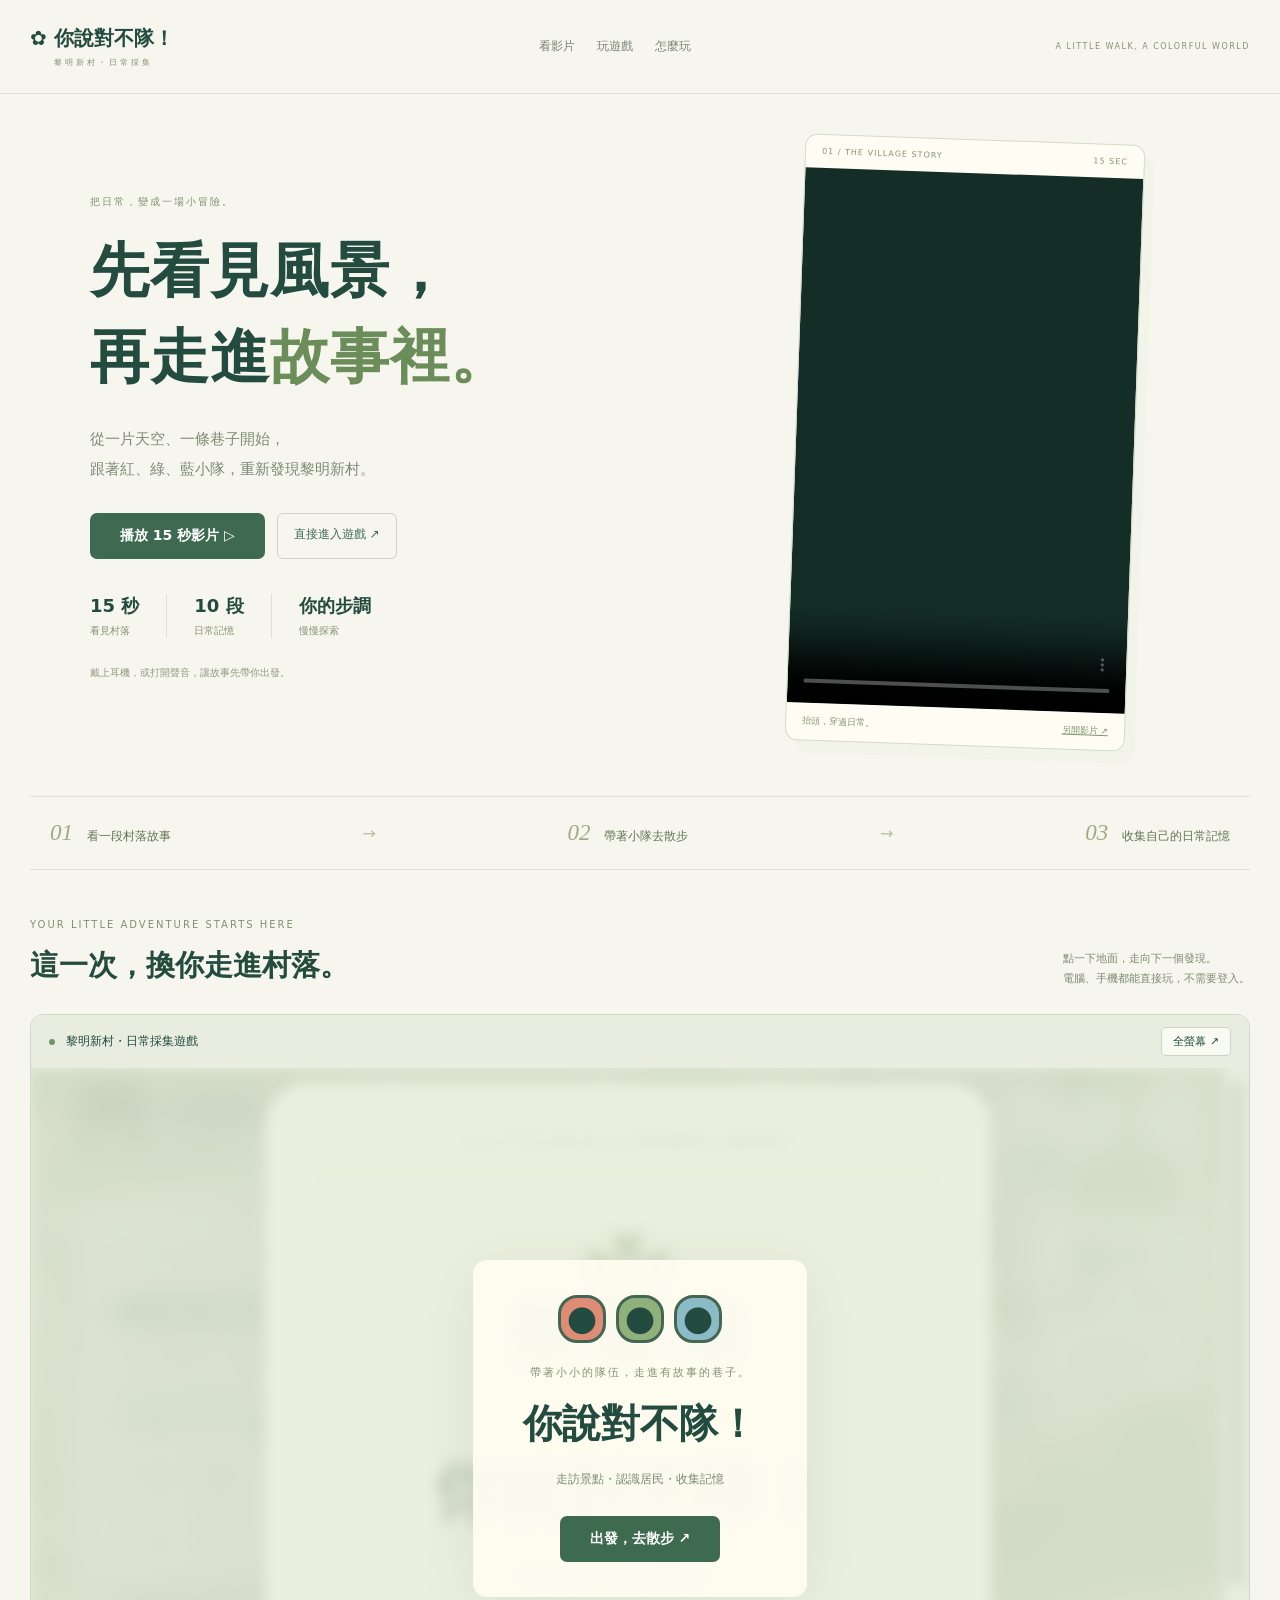
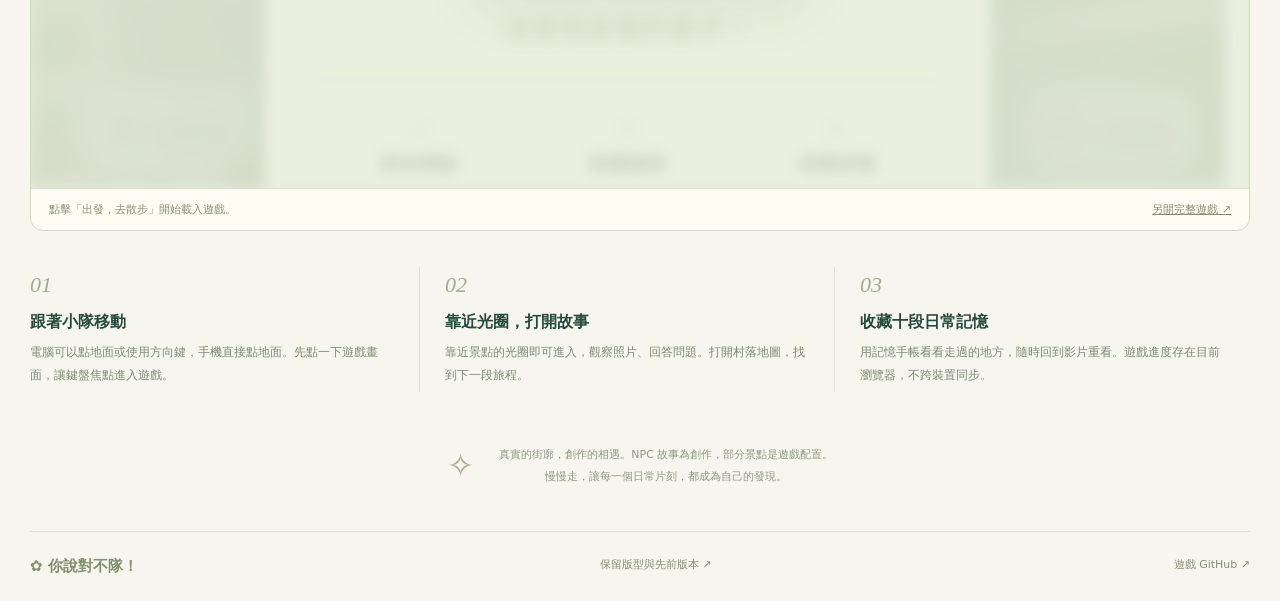
<file: index.html>
<!doctype html><html lang="zh-Hant"><head><meta charset="utf-8"><meta name="viewport" content="width=device-width,initial-scale=1,viewport-fit=cover"><title>你說對不隊！｜黎明新村・影片與遊戲</title><meta name="description" content="先看15秒黎明新村短片，再帶著紅綠藍小隊走訪巷弄，認識居民、收集記憶。電腦與手機直接玩。"><link rel="stylesheet" href="site.css"></head><body><header><a class="brand" href="#">✿ 你說對不隊！<small>黎明新村・日常採集</small></a><nav aria-label="主要導覽"><a href="#story">看影片</a><a href="#game-stage">玩遊戲</a><a href="#how">怎麼玩</a></nav><span class="header-tag">A LITTLE WALK, A COLORFUL WORLD</span></header><main><section class="story-hero" id="story"><div class="hero-copy"><span class="eyebrow">把日常，變成一場小冒險。</span><h1>先看見風景，<br>再走進<span>故事裡。</span></h1><p>從一片天空、一條巷子開始，<br>跟著紅、綠、藍小隊，重新發現黎明新村。</p><div class="actions"><button class="primary" id="play-film">播放 15 秒影片 ▷</button><a class="outline" href="#game-stage">直接進入遊戲 ↗</a></div><div class="trip-summary"><div><b>15 秒</b><small>看見村落</small></div><div><b>10 段</b><small>日常記憶</small></div><div><b>你的步調</b><small>慢慢探索</small></div></div><p class="hero-note" id="film-status" role="status" aria-live="polite">戴上耳機，或打開聲音，讓故事先帶你出發。</p></div><div class="film-card"><div class="film-top"><span>01 / THE VILLAGE STORY</span><span>15 SEC</span></div><video id="feature-film" controls playsinline preload="metadata" poster="https://yuenfeng0910.github.io/limin-rgb-game/assets/village-story-poster.jpg"><source src="https://yuenfeng0910.github.io/limin-rgb-game/assets/village-story.mp4?v=master1" type="video/mp4">瀏覽器不支援影片播放。</video><div class="film-bottom"><span>抬頭，穿過日常。</span><a href="https://yuenfeng0910.github.io/limin-rgb-game/assets/village-story.mp4?v=master1" target="_blank" rel="noopener noreferrer">另開影片 ↗</a></div></div></section><div class="journey-strip"><span><i>01</i> 看一段村落故事</span><b>→</b><span><i>02</i> 帶著小隊去散步</span><b>→</b><span><i>03</i> 收集自己的日常記憶</span></div><section class="game-section"><div class="section-head"><div><span class="eyebrow">YOUR LITTLE ADVENTURE STARTS HERE</span><h2>這一次，換你走進村落。</h2></div><p>點一下地面，走向下一個發現。<br>電腦、手機都能直接玩，不需要登入。</p></div><section id="game-stage" class="game-stage" aria-label="黎明 RGB 小旅行遊戲"><div class="toolbar"><span><i></i> 黎明新村・日常採集遊戲</span><div><button id="reload-game" hidden>重新載入</button><button id="fullscreen">全螢幕 ↗</button></div></div><div id="game-container" class="game-container"><div class="start-screen"><img src="assets/village.png" alt="黎明小旅行的紅綠藍角色與開場畫面"><div class="start-copy"><div class="party" aria-hidden="true"><i>●</i><i>●</i><i>●</i></div><span>帶著小小的隊伍，走進有故事的巷子。</span><h3>你說對不隊！</h3><p>走訪景點・認識居民・收集記憶</p><button id="load-game" class="primary">出發，去散步 ↗</button></div></div></div><div class="underbar"><span id="load-status" role="status" aria-live="polite">點擊「出發，去散步」開始載入遊戲。</span><a href="https://yuenfeng0910.github.io/limin-rgb-game/" target="_blank" rel="noopener noreferrer">另開完整遊戲 ↗</a></div></section></section><section class="guide" id="how"><div><span>01</span><h3>跟著小隊移動</h3><p>電腦可以點地面或使用方向鍵，手機直接點地面。先點一下遊戲畫面，讓鍵盤焦點進入遊戲。</p></div><div><span>02</span><h3>靠近光圈，打開故事</h3><p>靠近景點的光圈即可進入，觀察照片、回答問題。打開村落地圖，找到下一段旅程。</p></div><div><span>03</span><h3>收藏十段日常記憶</h3><p>用記憶手帳看看走過的地方，隨時回到影片重看。遊戲進度存在目前瀏覽器，不跨裝置同步。</p></div></section><aside class="gentle-note"><span>✧</span><p>真實的街廓，創作的相遇。NPC 故事為創作，部分景點是遊戲配置。<br>慢慢走，讓每一個日常片刻，都成為自己的發現。</p></aside><footer><a href="#" class="footer-brand">✿ 你說對不隊！</a><a href="versions/">保留版型與先前版本 ↗</a><a href="https://github.com/yuenfeng0910/limin-rgb-game" target="_blank" rel="noopener noreferrer">遊戲 GitHub ↗</a></footer></main><script src="site.js"></script></body></html>
</file>
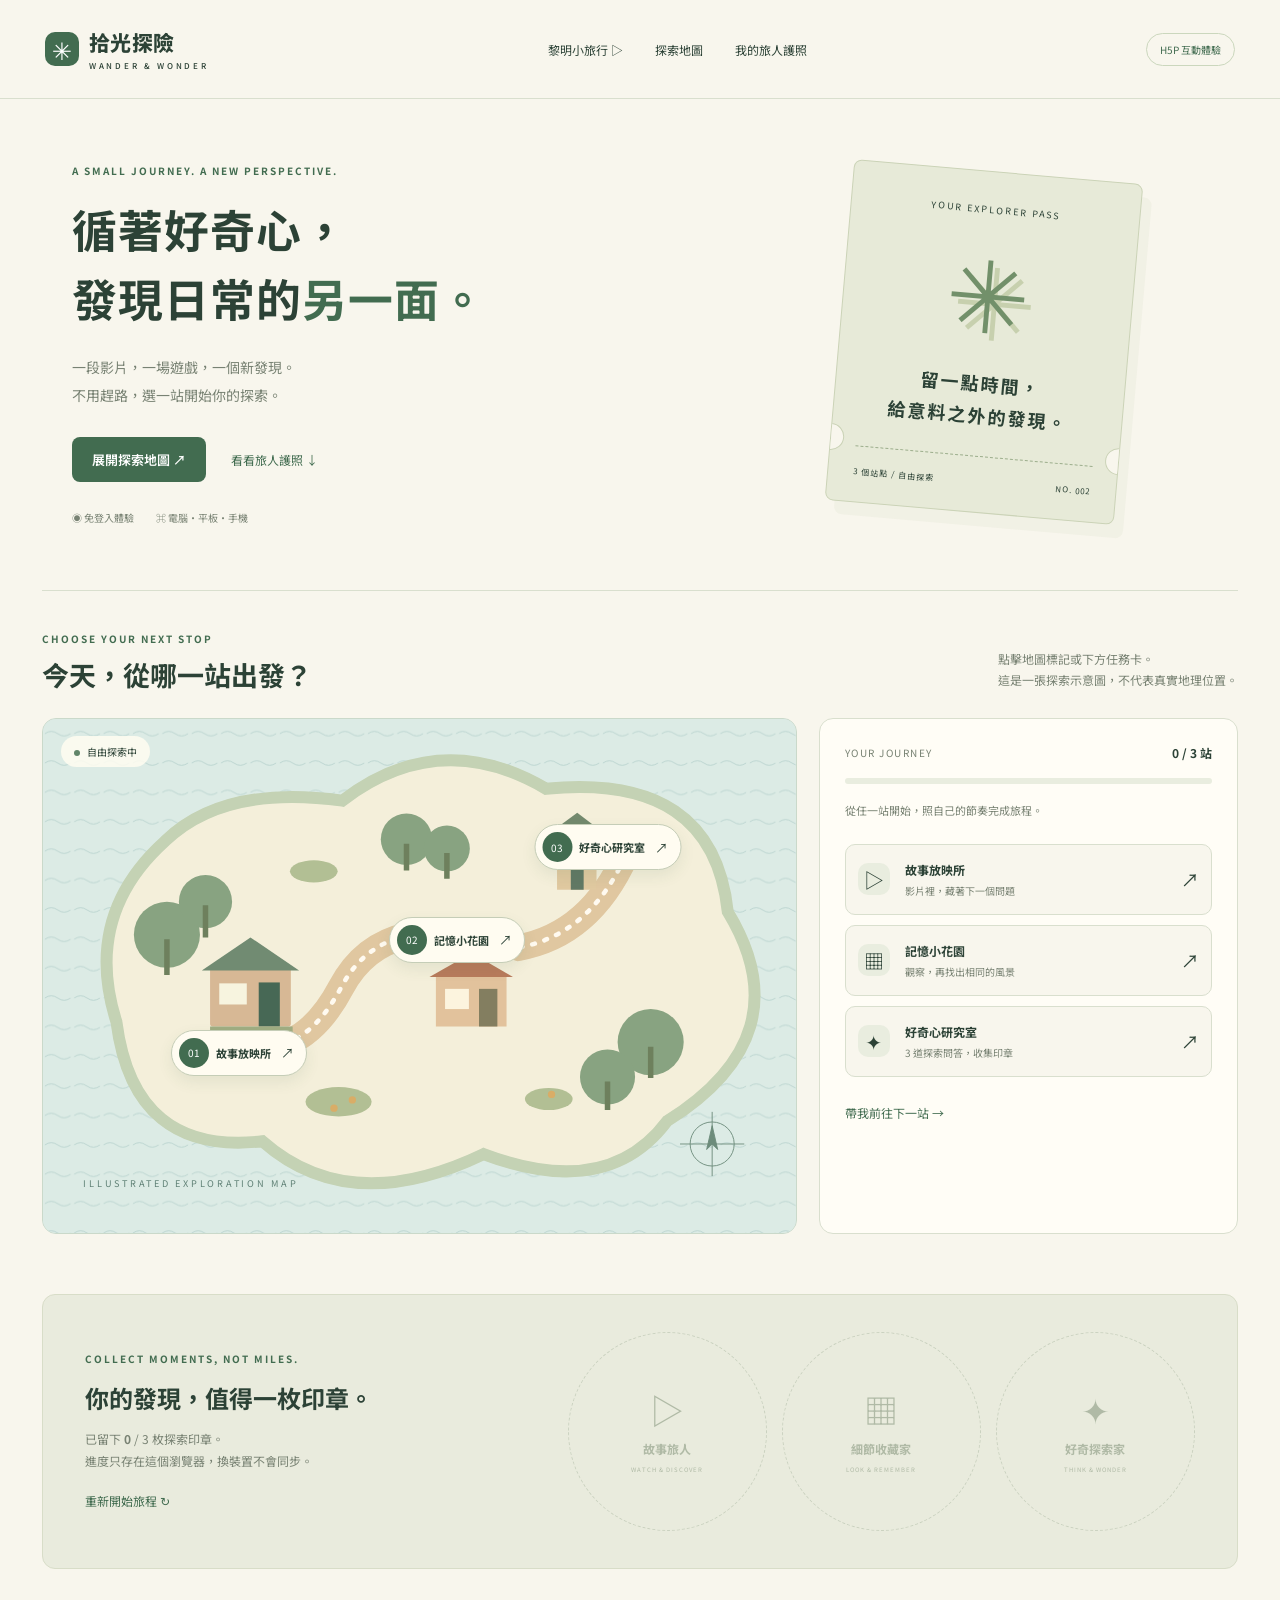
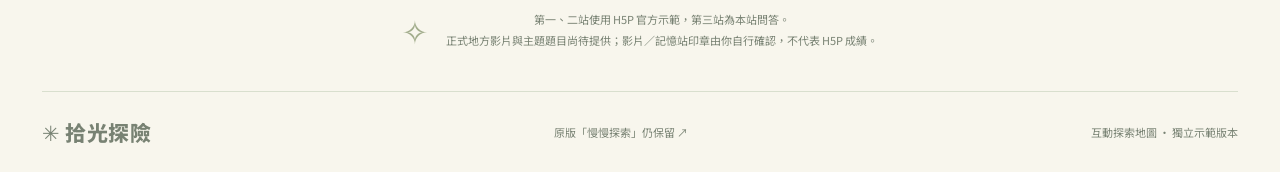
<file: map/index.html>
<!doctype html><html lang="zh-Hant"><head><meta charset="utf-8"><meta name="viewport" content="width=device-width,initial-scale=1"><title>拾光探險｜互動探索地圖</title><meta name="description" content="用互動影片、記憶遊戲和探索任務，在一張地圖裡收集生活的發現。"><link rel="stylesheet" href="common.css"><link rel="stylesheet" href="theme.css"></head><body data-variant="map"><header class="site-header"><a class="brand" href="#"><span class="logo">✳</span><span>拾光探險<small>WANDER & WONDER</small></span></a><nav aria-label="主要導覽"><a href="../village/">黎明小旅行 ▷</a><a href="#journey">探索地圖</a><a href="#passport">我的旅人護照</a></nav><span class="header-chip">H5P 互動體驗</span></header><main><section class="map-hero"><div><span class="eyebrow">A SMALL JOURNEY. A NEW PERSPECTIVE.</span><h1>循著好奇心，<br>發現日常的<span>另一面。</span></h1><p>一段影片，一場遊戲，一個新發現。<br>不用趕路，選一站開始你的探索。</p><div class="actions"><a class="primary" href="#journey">展開探索地圖 ↗</a><a class="link" href="#passport">看看旅人護照 ↓</a></div><div class="hero-meta"><span>◉ 免登入體驗</span><span>⌘ 電腦・平板・手機</span></div></div><div class="hero-ticket"><span class="ticket-top">YOUR EXPLORER PASS</span><div class="ticket-art">✳</div><b>留一點時間，<br>給意料之外的發現。</b><div class="ticket-bottom"><span>3 個站點 / 自由探索</span><span>NO. 002</span></div></div></section><section id="journey" class="journey"><div class="section-title"><div><span class="eyebrow">CHOOSE YOUR NEXT STOP</span><h2>今天，從哪一站出發？</h2></div><p>點擊地圖標記或下方任務卡。<br>這是一張探索示意圖，不代表真實地理位置。</p></div><div class="map-layout"><div class="map-canvas"><svg class="island-map" viewBox="0 0 820 560" role="img" aria-label="三站探索路線的示意地圖，非真實地理位置"><defs><pattern id="water" width="32" height="32" patternUnits="userSpaceOnUse"><path d="M2 16q7-5 14 0t14 0" fill="none" stroke="#bad3cf" stroke-width="1"/></pattern></defs><rect width="820" height="560" fill="#dcebe5"/><rect width="820" height="560" fill="url(#water)"/><path d="M80 330Q43 214 133 133Q197 71 326 89Q432 8 548 76Q730 58 746 210Q828 345 680 438Q615 525 480 474Q334 544 239 460Q99 476 80 330Z" fill="#f4efda" stroke="#c4d2b4" stroke-width="13"/><path d="M195 350Q277 383 325 292T518 249Q596 235 635 148" fill="none" stroke="#e0c7a0" stroke-width="29"/><path d="M195 350Q277 383 325 292T518 249Q596 235 635 148" fill="none" stroke="#fffaf0" stroke-dasharray="3 11" stroke-linecap="round" stroke-width="5"/><g fill="#88a381"><circle cx="135" cy="235" r="36"/><circle cx="177" cy="199" r="29"/><circle cx="662" cy="352" r="36"/><circle cx="615" cy="390" r="30"/><circle cx="396" cy="131" r="28"/><circle cx="440" cy="141" r="25"/></g><g stroke="#6e805d" stroke-width="6"><path d="M135 240v39M177 203v35M662 357v34M615 395v31M396 136v29M440 146v28"/></g><g transform="translate(182 270)"><rect width="88" height="65" fill="#d7b895" rx="3"/><path d="M-9 4L44-32 97 4Z" fill="#718b72"/><rect x="10" y="18" width="30" height="23" fill="#f7f4df"/><rect x="53" y="17" width="23" height="48" fill="#476855"/><path d="M0 68h90" stroke="#a0ad83" stroke-width="6"/></g><g transform="translate(428 281)"><rect width="77" height="54" fill="#e2c29c"/><path d="M-7 0L39-26 84 0Z" fill="#b97b5c"/><rect x="10" y="13" width="26" height="22" fill="#fcf4de"/><rect x="47" y="13" width="20" height="41" fill="#837e60"/></g><g transform="translate(560 125)"><rect width="43" height="61" fill="#e0c9a0"/><path d="M-9 0L22-23 52 0Z" fill="#73896d"/><rect x="15" y="21" width="14" height="40" fill="#627965"/></g><g fill="#b2bf94"><ellipse cx="322" cy="417" rx="36" ry="16"/><ellipse cx="551" cy="414" rx="26" ry="12"/><ellipse cx="295" cy="166" rx="26" ry="12"/></g><g fill="#d9ad67"><circle cx="317" cy="424" r="4"/><circle cx="337" cy="415" r="4"/><circle cx="554" cy="409" r="4"/></g><text x="44" y="510" fill="#608176" font-size="10" letter-spacing="3">ILLUSTRATED EXPLORATION MAP</text><g transform="translate(729 463)" fill="none" stroke="#6d8c7b"><circle r="24"/><path d="M0-35v70M-35 0h70"/><path d="M0-20L6 6 0 0-6 6Z" fill="#6d8c7b"/></g></svg><div class="map-corner"><span class="live-dot"></span> 自由探索中</div><button class="map-pin pin1" data-station="0"><span>01</span><b>故事放映所</b><small class="status-mark">↗</small></button><button class="map-pin pin2" data-station="1"><span>02</span><b>記憶小花園</b><small class="status-mark">↗</small></button><button class="map-pin pin3" data-station="2"><span>03</span><b>好奇心研究室</b><small class="status-mark">↗</small></button></div><aside class="route-panel"><div class="route-head"><span class="tiny-label">YOUR JOURNEY</span><b><span data-count>0</span> / 3 站</b></div><div class="progress-track"><i></i></div><p id="next-advice" class="footnote">從任一站開始，照自己的節奏完成旅程。</p><div class="task-list"><button class="task-item" data-station="0"><span class="task-icon">▷</span><span><b>故事放映所</b><small>影片裡，藏著下一個問題</small></span><span class="arrow status-mark">↗</span></button><button class="task-item" data-station="1"><span class="task-icon">▦</span><span><b>記憶小花園</b><small>觀察，再找出相同的風景</small></span><span class="arrow status-mark">↗</span></button><button class="task-item" data-station="2"><span class="task-icon">✦</span><span><b>好奇心研究室</b><small>3 道探索問答，收集印章</small></span><span class="arrow status-mark">↗</span></button></div><button class="link" id="continue-button">帶我前往下一站 →</button></aside></div></section><section class="passport" id="passport"><div><span class="eyebrow">COLLECT MOMENTS, NOT MILES.</span><h2>你的發現，值得一枚印章。</h2><p>已留下 <b data-count>0</b> / 3 枚探索印章。<br>進度只存在這個瀏覽器，換裝置不會同步。</p><button class="link" data-reset>重新開始旅程 ↻</button></div><div class="stamp-grid"><div class="stamp" data-badge="0"><span>▷</span><b>故事旅人</b><small>WATCH & DISCOVER</small></div><div class="stamp" data-badge="1"><span>▦</span><b>細節收藏家</b><small>LOOK & REMEMBER</small></div><div class="stamp" data-badge="2"><span>✦</span><b>好奇探索家</b><small>THINK & WONDER</small></div></div></section><section class="about-demo"><span>✧</span><p>第一、二站使用 H5P 官方示範，第三站為本站問答。<br>正式地方影片與主題題目尚待提供；影片／記憶站印章由你自行確認，不代表 H5P 成績。</p></section><footer class="footer"><a class="brand" href="#">✳ 拾光探險</a><a href="../original/" target="_blank" rel="noopener noreferrer">原版「慢慢探索」仍保留 ↗</a><span>互動探索地圖 · 獨立示範版本</span></footer></main><dialog class="modal" id="activity"><div class="modal-head"><span class="eyebrow" id="activity-sub"></span><button class="close" id="close-activity" aria-label="關閉體驗">×</button></div><h2 id="activity-title"></h2><div id="activity-body"></div></dialog><div class="toast" id="toast" role="status" aria-live="polite"></div><script src="app.js"></script></body></html>
</file>
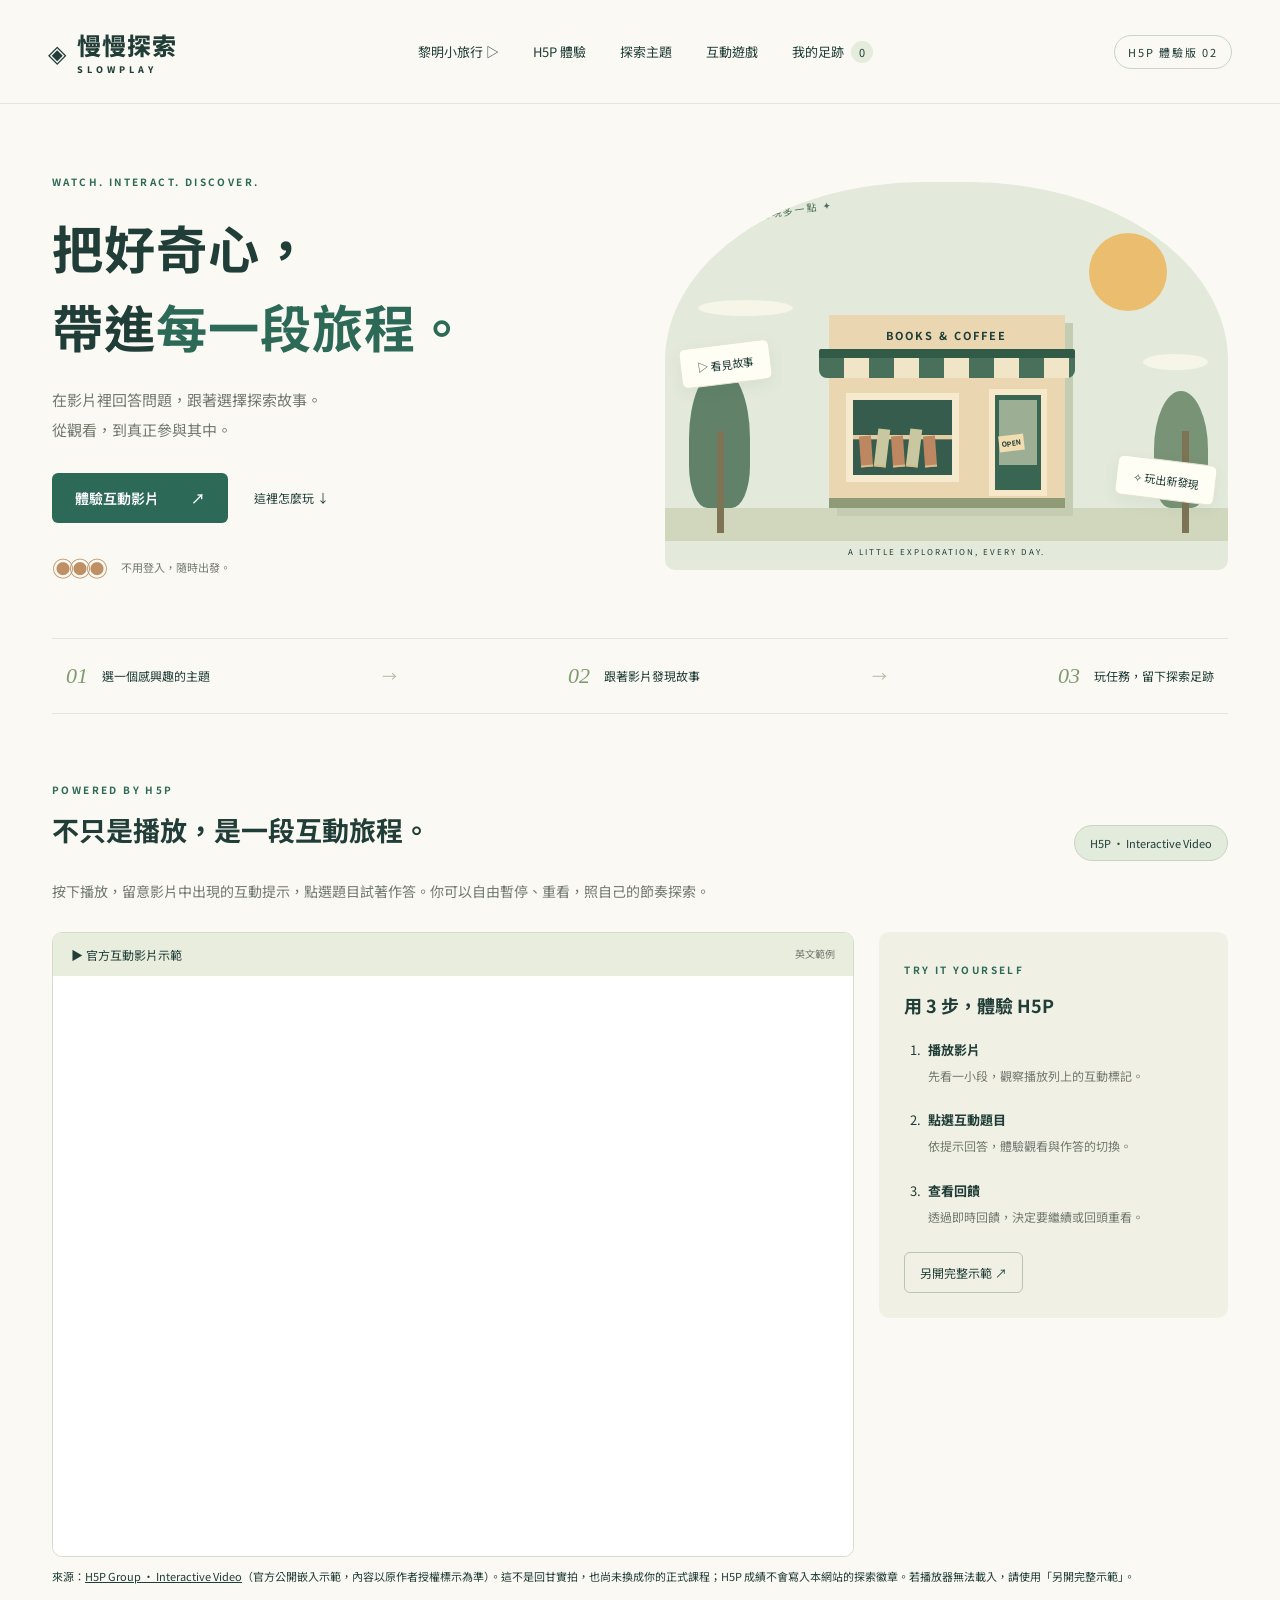
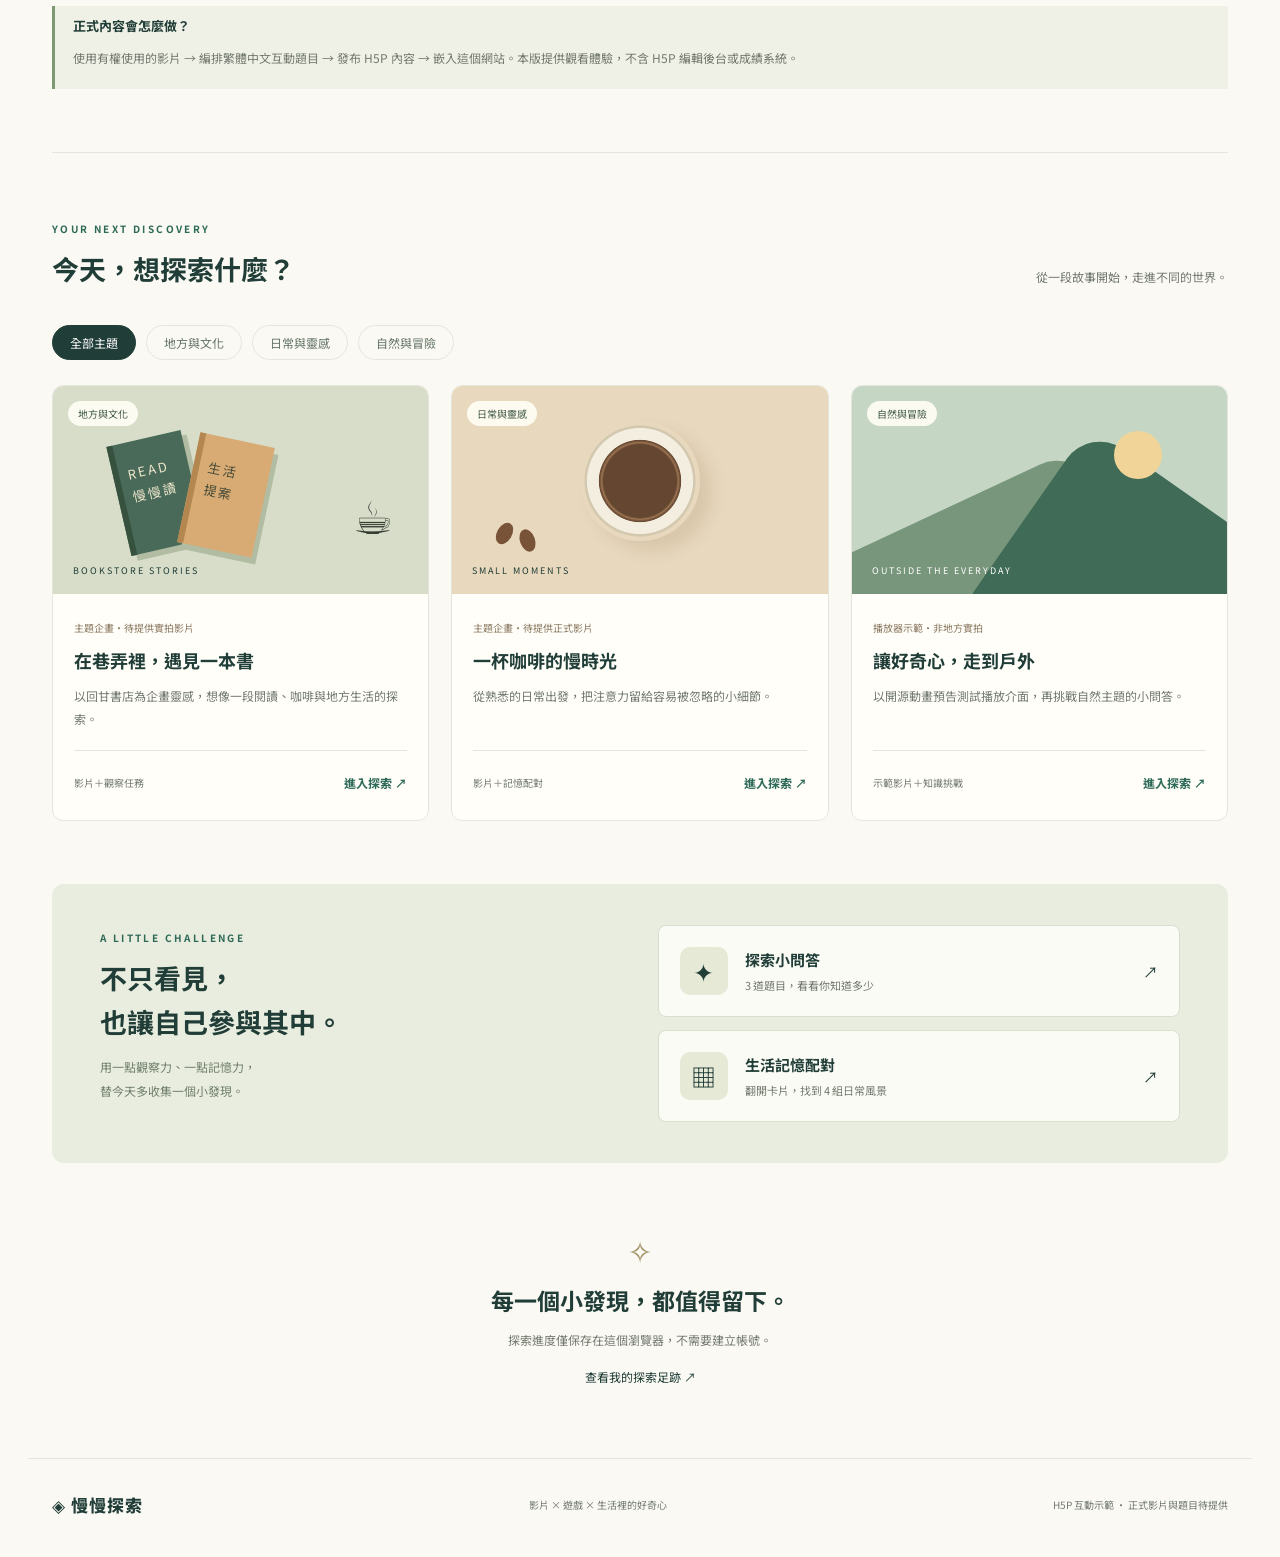
<file: original/index.html>
<!doctype html>
<html lang="zh-Hant"><head><meta charset="utf-8"><meta name="viewport" content="width=device-width, initial-scale=1"><title>慢慢探索｜影片 × 遊戲</title><meta name="description" content="跟著影片走進地方，再用小遊戲發現生活。影片與互動體驗網站第一版。"><link rel="stylesheet" href="style.css"></head>
<body>
<header><a class="brand" href="#">◈ <span>慢慢探索<small>SLOWPLAY</small></span></a><nav aria-label="主要導覽"><a href="../village/">黎明小旅行 ▷</a><a href="#h5p">H5P 體驗</a><a href="#explore">探索主題</a><a href="#games">互動遊戲</a><button class="plain" id="progress-open">我的足跡 <span id="badge-count">0</span></button></nav><span class="version">H5P 體驗版 02</span></header>
<main>
<section class="hero"><div class="hero-copy"><span class="eyebrow">WATCH. INTERACT. DISCOVER.</span><h1>把好奇心，<br>帶進<span>每一段旅程。</span></h1><p>在影片裡回答問題，跟著選擇探索故事。<br>從觀看，到真正參與其中。</p><div class="hero-actions"><a class="primary" href="#h5p">體驗互動影片 <span>↗</span></a><a class="text-link" href="#how">這裡怎麼玩 ↓</a></div><div class="hero-note"><span class="avatars">◉ ◉ ◉</span> 不用登入，隨時出發。</div></div><div class="hero-art" aria-label="以書店與綠色街區為靈感的原創插畫"><div class="orbit">走慢一點，發現多一點 ✦</div><div class="sun"></div><div class="cloud c1"></div><div class="cloud c2"></div><div class="building"><div class="awning"></div><div class="store-label">BOOKS & COFFEE</div><div class="window"><i></i><i></i><i></i><i></i><i></i></div><div class="door"><b>OPEN</b></div><div class="base"></div></div><div class="tree t1"><i></i></div><div class="tree t2"><i></i></div><div class="path"></div><span class="art-tag tag1">▷ 看見故事</span><span class="art-tag tag2">✧ 玩出新發現</span><div class="art-caption">A LITTLE EXPLORATION, EVERY DAY.</div></div></section>
<div class="intro-strip" id="how"><div><b>01</b><span>選一個感興趣的主題</span></div><i>→</i><div><b>02</b><span>跟著影片發現故事</span></div><i>→</i><div><b>03</b><span>玩任務，留下探索足跡</span></div></div>
<section id="h5p" class="section h5p-section"><div class="section-head"><div><span class="eyebrow">POWERED BY H5P</span><h2>不只是播放，是一段互動旅程。</h2></div><span class="h5p-badge">H5P · Interactive Video</span></div><p class="h5p-intro">按下播放，留意影片中出現的互動提示，點選題目試著作答。你可以自由暫停、重看，照自己的節奏探索。</p><div class="h5p-layout"><div class="h5p-player-panel"><div class="h5p-panel-head"><span>▶ 官方互動影片示範</span><span>英文範例</span></div><iframe id="h5p-demo" src="https://h5p.org/h5p/embed/617" title="H5P 官方互動影片：播放與題目體驗" loading="lazy" allow="fullscreen" allowfullscreen referrerpolicy="strict-origin-when-cross-origin"></iframe></div><aside class="h5p-guide"><span class="eyebrow">TRY IT YOURSELF</span><h3>用 3 步，體驗 H5P</h3><ol><li><b>播放影片</b><p>先看一小段，觀察播放列上的互動標記。</p></li><li><b>點選互動題目</b><p>依提示回答，體驗觀看與作答的切換。</p></li><li><b>查看回饋</b><p>透過即時回饋，決定要繼續或回頭重看。</p></li></ol><a class="secondary" href="https://h5p.org/h5p/embed/617" target="_blank" rel="noopener noreferrer">另開完整示範 ↗</a></aside></div><p class="source">來源：<a href="https://h5p.org/interactive-video" target="_blank" rel="noopener noreferrer">H5P Group · Interactive Video</a>（官方公開嵌入示範，內容以原作者授權標示為準）。這不是回甘實拍，也尚未換成你的正式課程；H5P 成績不會寫入本網站的探索徽章。若播放器無法載入，請使用「另開完整示範」。</p><div class="h5p-next"><b>正式內容會怎麼做？</b><p>使用有權使用的影片 → 編排繁體中文互動題目 → 發布 H5P 內容 → 嵌入這個網站。本版提供觀看體驗，不含 H5P 編輯後台或成績系統。</p></div></section>
<section id="explore" class="section"><div class="section-head"><div><span class="eyebrow">YOUR NEXT DISCOVERY</span><h2>今天，想探索什麼？</h2></div><p>從一段故事開始，走進不同的世界。</p></div><div class="filters" aria-label="主題篩選"><button class="active" data-filter="all" aria-pressed="true">全部主題</button><button data-filter="culture" aria-pressed="false">地方與文化</button><button data-filter="life" aria-pressed="false">日常與靈感</button><button data-filter="nature" aria-pressed="false">自然與冒險</button></div><div class="cards">
<article class="card" data-category="culture"><div class="cover cover-book"><span class="pill">地方與文化</span><div class="book b1">READ<br>慢慢讀</div><div class="book b2">生活<br>提案</div><div class="cup">☕</div><span class="cover-label">BOOKSTORE STORIES</span></div><div class="card-body"><span class="card-kicker">主題企畫・待提供實拍影片</span><h3>在巷弄裡，遇見一本書</h3><p>以回甘書店為企畫靈感，想像一段閱讀、咖啡與地方生活的探索。</p><div class="card-footer"><span>影片＋觀察任務</span><button class="card-action" data-topic="book">進入探索 ↗</button></div></div></article>
<article class="card" data-category="life"><div class="cover cover-coffee"><span class="pill">日常與靈感</span><div class="coffee-ring"></div><span class="coffee-bean bean1"></span><span class="coffee-bean bean2"></span><span class="cover-label">SMALL MOMENTS</span></div><div class="card-body"><span class="card-kicker">主題企畫・待提供正式影片</span><h3>一杯咖啡的慢時光</h3><p>從熟悉的日常出發，把注意力留給容易被忽略的小細節。</p><div class="card-footer"><span>影片＋記憶配對</span><button class="card-action" data-topic="coffee">進入探索 ↗</button></div></div></article>
<article class="card" data-category="nature"><div class="cover cover-nature"><span class="pill">自然與冒險</span><div class="hill h1"></div><div class="hill h2"></div><div class="little-sun"></div><span class="cover-label">OUTSIDE THE EVERYDAY</span></div><div class="card-body"><span class="card-kicker">播放器示範・非地方實拍</span><h3>讓好奇心，走到戶外</h3><p>以開源動畫預告測試播放介面，再挑戰自然主題的小問答。</p><div class="card-footer"><span>示範影片＋知識挑戰</span><button class="card-action" data-topic="nature">進入探索 ↗</button></div></div></article>
</div></section>
<section id="games" class="game-band"><div><span class="eyebrow">A LITTLE CHALLENGE</span><h2>不只看見，<br>也讓自己參與其中。</h2><p>用一點觀察力、一點記憶力，<br>替今天多收集一個小發現。</p></div><div class="game-options"><button data-game="quiz"><span class="game-icon">✦</span><span><b>探索小問答</b><small>3 道題目，看看你知道多少</small></span><i>↗</i></button><button data-game="memory"><span class="game-icon">▦</span><span><b>生活記憶配對</b><small>翻開卡片，找到 4 組日常風景</small></span><i>↗</i></button></div></section>
<section class="ending"><span>✧</span><h2>每一個小發現，都值得留下。</h2><p>探索進度僅保存在這個瀏覽器，不需要建立帳號。</p><button class="text-link" id="progress-bottom">查看我的探索足跡 ↗</button></section>
</main><footer><a class="brand" href="#">◈ 慢慢探索</a><p>影片 × 遊戲 × 生活裡的好奇心</p><small>H5P 互動示範 · 正式影片與題目待提供</small></footer>
<dialog id="experience"><div class="dialog-head"><span class="eyebrow" id="modal-label">LET'S EXPLORE</span><button class="close" aria-label="關閉視窗">×</button></div><div id="modal-content"></div></dialog><div class="toast" role="status" aria-live="polite" id="toast"></div><script src="app.js"></script>
</body></html>
</file>
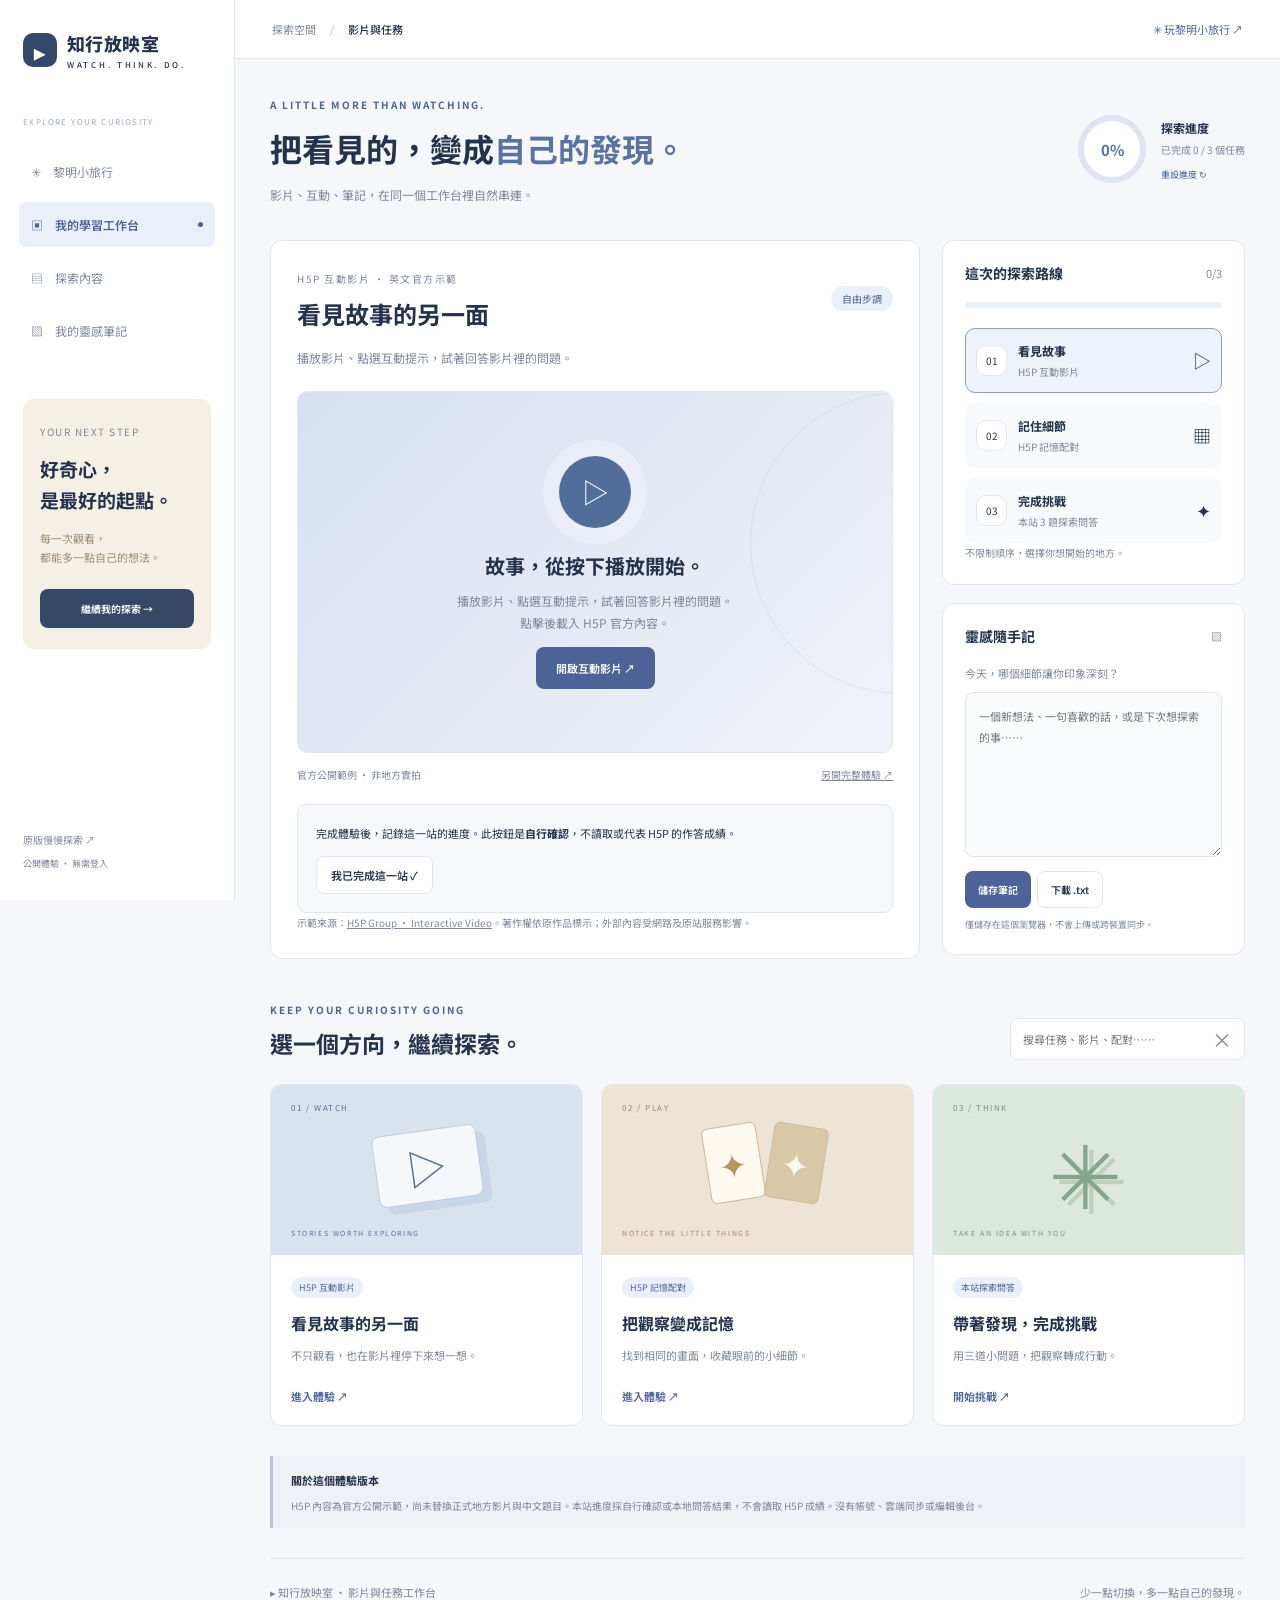
<file: studio/index.html>
<!doctype html><html lang="zh-Hant"><head><meta charset="utf-8"><meta name="viewport" content="width=device-width,initial-scale=1"><title>知行放映室｜影片與任務工作台</title><meta name="description" content="在同一個工作區觀看 H5P 互動影片、完成任務並留下自己的筆記。"><link rel="stylesheet" href="common.css"><link rel="stylesheet" href="theme.css"></head><body data-variant="studio"><aside class="sidebar"><a class="brand" href="#"><span class="logo">▸</span><span>知行放映室<small>WATCH. THINK. DO.</small></span></a><span class="sidebar-label">EXPLORE YOUR CURIOSITY</span><a class="side-nav village-nav" href="../village/">✳ <span>黎明小旅行</span></a><a class="side-nav active" href="#workspace">▣ <span>我的學習工作台</span><span class="side-dot"></span></a><a class="side-nav" href="#collection">▤ <span>探索內容</span></a><a class="side-nav" href="#notebook">▧ <span>我的靈感筆記</span></a><div class="sidebar-card"><span class="tiny-label">YOUR NEXT STEP</span><h3>好奇心，<br>是最好的起點。</h3><p>每一次觀看，<br>都能多一點自己的想法。</p><button class="primary" id="continue-button">繼續我的探索 →</button></div><div class="sidebar-bottom"><a href="../original/" target="_blank" rel="noopener noreferrer">原版慢慢探索 ↗</a><p>公開體驗 · 無需登入</p></div></aside><div class="studio-shell"><header class="studio-header"><span>探索空間 <i>/</i> <b>影片與任務</b></span><a class="studio-game-entry" href="../village/">✳ 玩黎明小旅行 ↗</a></header><main><section class="welcome"><div><span class="eyebrow">A LITTLE MORE THAN WATCHING.</span><h1>把看見的，變成<span>自己的發現。</span></h1><p>影片、互動、筆記，在同一個工作台裡自然串連。</p></div><div class="welcome-progress"><div class="progress-ring"><span data-percent>0%</span></div><div><b>探索進度</b><small>已完成 <span data-count>0</span> / 3 個任務</small><button class="link" data-reset>重設進度 ↻</button></div></div></section><section class="workspace" id="workspace"><div class="player-column"><div class="lesson-heading"><div><span class="tiny-label" id="lesson-sub">H5P 互動影片 · 英文官方示範</span><h2 id="lesson-title">看見故事的另一面</h2></div><span class="pill">自由步調</span></div><p class="lesson-description" id="lesson-description">播放影片、點選互動提示，試著回答影片裡的問題。</p><div id="lesson-body"></div></div><aside class="workspace-tools"><section class="steps-panel"><div class="tool-title"><h3>這次的探索路線</h3><span><span data-count>0</span>/3</span></div><div class="progress-track"><i></i></div><div class="task-list"><button class="task-item active" data-step="0"><span class="task-icon">01</span><span><b>看見故事</b><small>H5P 互動影片</small></span><span class="arrow">▷</span></button><button class="task-item" data-step="1"><span class="task-icon">02</span><span><b>記住細節</b><small>H5P 記憶配對</small></span><span class="arrow">▦</span></button><button class="task-item" data-step="2"><span class="task-icon">03</span><span><b>完成挑戰</b><small>本站 3 題探索問答</small></span><span class="arrow">✦</span></button></div><p class="footnote">不限制順序，選擇你想開始的地方。</p></section><section class="notes-panel" id="notebook"><div class="tool-title"><h3>靈感隨手記</h3><span>▧</span></div><label for="notes" class="note-prompt">今天，哪個細節讓你印象深刻？</label><textarea id="notes" maxlength="12000" placeholder="一個新想法、一句喜歡的話，或是下次想探索的事……"></textarea><div class="note-actions"><button class="primary" id="save-notes">儲存筆記</button><button class="secondary" id="export-notes">下載 .txt</button></div><p class="note-status" id="note-status" role="status">僅儲存在這個瀏覽器，不會上傳或跨裝置同步。</p></section></aside></section><section class="collection" id="collection"><div class="section-title"><div><span class="eyebrow">KEEP YOUR CURIOSITY GOING</span><h2>選一個方向，繼續探索。</h2></div><div class="search-wrap"><label class="sr-only" for="lesson-search">搜尋探索任務</label><input type="search" id="lesson-search" placeholder="搜尋任務、影片、配對……"><button id="clear-search" aria-label="清除搜尋">×</button></div></div><div class="library-grid"><button class="library-card" data-step="0"><div class="library-cover film"><span class="cover-number">01 / WATCH</span><div class="film-shape">▷</div><span>STORIES WORTH EXPLORING</span></div><div class="library-content"><span class="pill">H5P 互動影片</span><h3>看見故事的另一面</h3><p>不只觀看，也在影片裡停下來想一想。</p><b>進入體驗 ↗</b></div></button><button class="library-card" data-step="1"><div class="library-cover match"><span class="cover-number">02 / PLAY</span><div class="match-shapes"><i>✦</i><i>✦</i></div><span>NOTICE THE LITTLE THINGS</span></div><div class="library-content"><span class="pill">H5P 記憶配對</span><h3>把觀察變成記憶</h3><p>找到相同的畫面，收藏眼前的小細節。</p><b>進入體驗 ↗</b></div></button><button class="library-card" data-step="2"><div class="library-cover think"><span class="cover-number">03 / THINK</span><div class="think-shape">✳</div><span>TAKE AN IDEA WITH YOU</span></div><div class="library-content"><span class="pill">本站探索問答</span><h3>帶著發現，完成挑戰</h3><p>用三道小問題，把觀察轉成行動。</p><b>開始挑戰 ↗</b></div></button></div><p id="empty-search" hidden role="status">找不到符合的任務，換個關鍵字試試，或點選 × 清除搜尋。</p></section><div class="demo-notice"><b>關於這個體驗版本</b><p>H5P 內容為官方公開示範，尚未替換正式地方影片與中文題目。本站進度採自行確認或本地問答結果，不會讀取 H5P 成績。沒有帳號、雲端同步或編輯後台。</p></div><footer class="footer"><span>▸ 知行放映室 · 影片與任務工作台</span><span>少一點切換，多一點自己的發現。</span></footer></main></div><div class="toast" id="toast" role="status" aria-live="polite"></div><script src="app.js"></script></body></html>
</file>
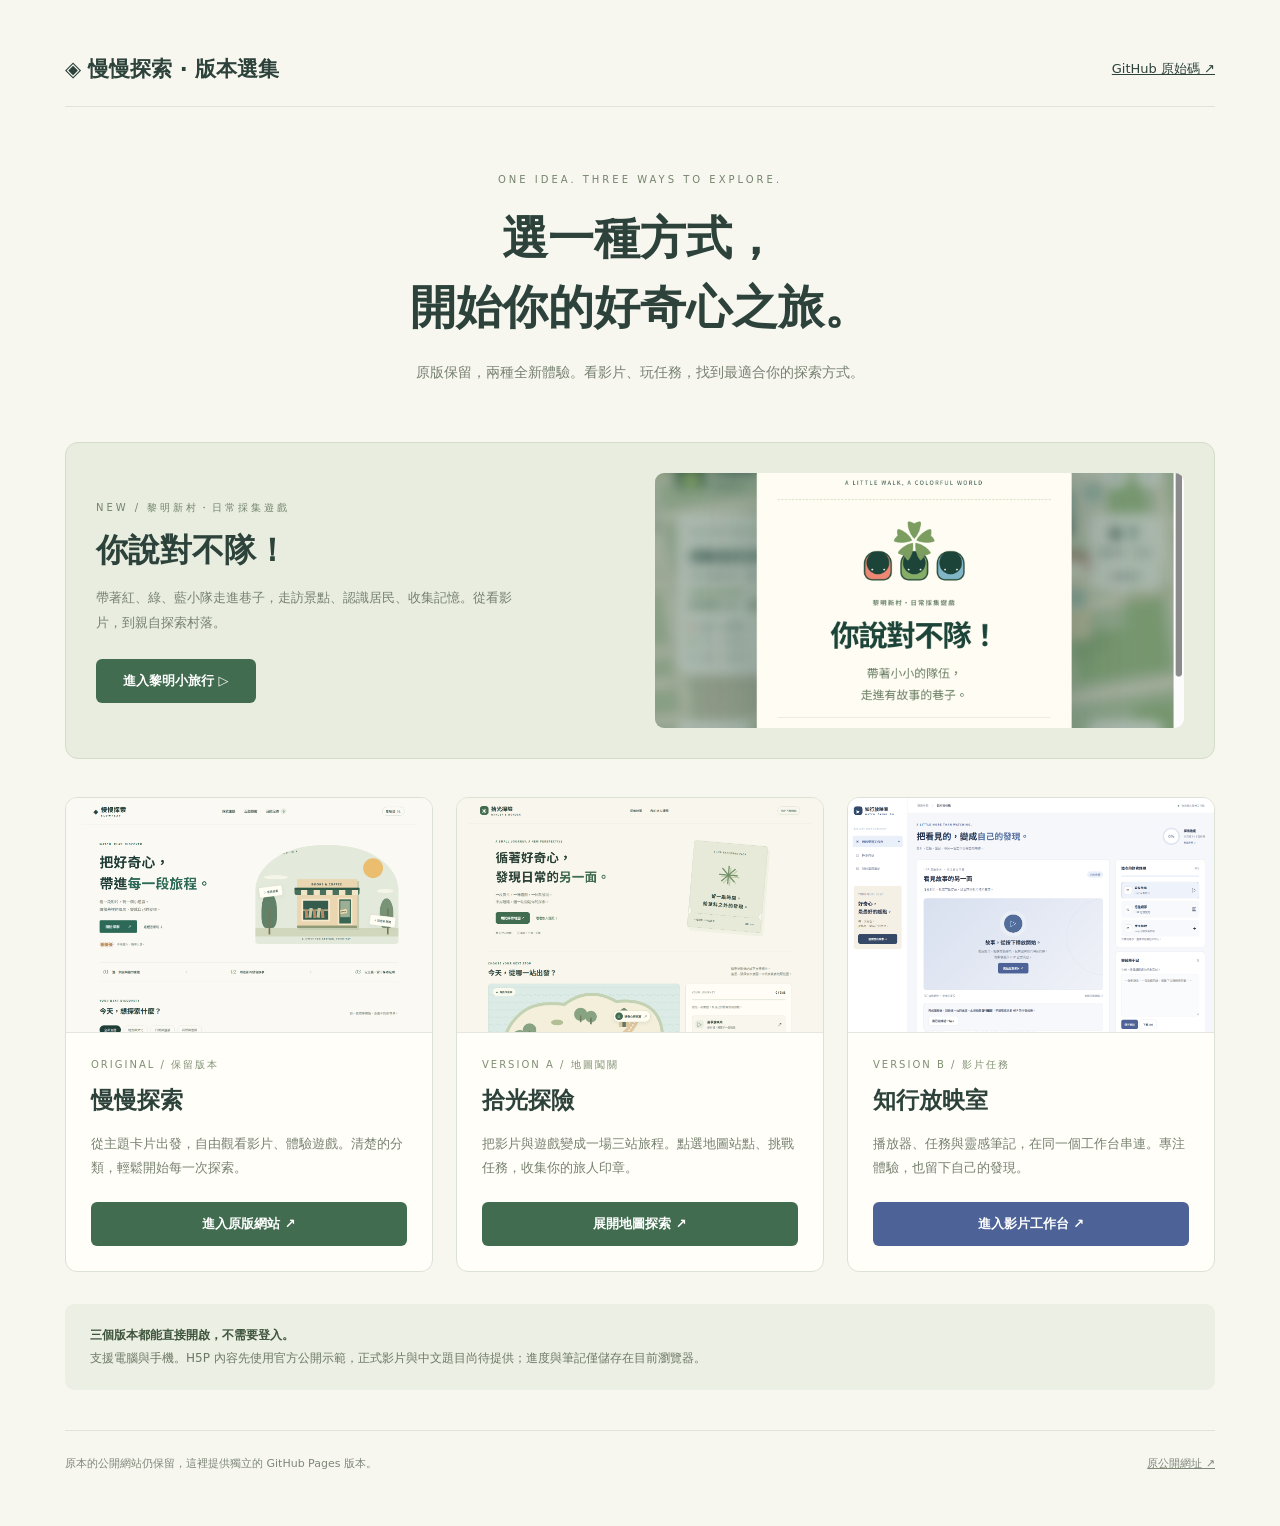
<file: versions/index.html>
<!doctype html><html lang="zh-Hant"><head><meta charset="utf-8"><meta name="viewport" content="width=device-width,initial-scale=1"><title>慢慢探索｜三種探索方式</title><meta name="description" content="比較三個 H5P 互動網站：慢慢探索、拾光探險、知行放映室。"><style>*{box-sizing:border-box}body{margin:0;background:#f7f7f0;color:#2c423a;font:15px system-ui,-apple-system,sans-serif}main{max-width:1200px;margin:auto;padding:55px 25px}header{display:flex;justify-content:space-between;align-items:center;border-bottom:1px solid #dfe4d7;padding-bottom:23px;font-size:13px}.brand{font-weight:800;font-size:21px}a{color:inherit}.intro{text-align:center;padding:62px 0 42px}.eyebrow{letter-spacing:3px;font-size:10px;color:#74846c}h1{font-size:clamp(30px,4vw,46px);margin:17px 0;line-height:1.5}p{color:#778170;line-height:1.9;font-size:14px}.grid{display:grid;grid-template-columns:repeat(3,minmax(0,1fr));gap:23px}.card{background:#fffef8;border:1px solid #dce1d5;border-radius:12px;overflow:hidden;display:flex;flex-direction:column}.preview{height:235px;overflow:hidden;display:block;background:#e2e9dc;border-bottom:1px solid #e3e7de}.preview img{width:100%;height:100%;object-fit:cover;object-position:top;transition:transform .3s}.preview:hover img{transform:scale(1.03)}.content{padding:25px;display:flex;flex-direction:column;flex:1}.label{font-size:10px;letter-spacing:2px;color:#7f8f73}h2{font-size:23px;margin:13px 0 8px}.content p{font-size:13px;margin:8px 0 21px;flex:1}.button{display:block;border-radius:6px;background:#426c50;color:white;text-decoration:none;padding:13px 17px;font-size:13px;font-weight:600;text-align:center}.card:nth-child(3) .button{background:#4d6397}.note{margin-top:32px;background:#ecefe4;border-radius:9px;padding:20px 25px;font-size:12px;color:#6c7966;line-height:1.9}.note b{color:#3d543b}footer{margin-top:40px;border-top:1px solid #dfe4d7;padding-top:25px;display:flex;justify-content:space-between;gap:20px;font-size:11px;color:#7e8878}a:focus-visible{outline:3px solid #a97e4b;outline-offset:4px}@media(max-width:850px){.grid{grid-template-columns:1fr}.card{display:grid;grid-template-columns:1fr 1fr}.preview{height:100%;min-height:270px;border-bottom:0}.content{padding:28px}.intro{padding:40px 0}.note{margin-top:25px}}@media(max-width:540px){main{padding:25px 18px}.card{display:flex}.preview{height:220px;min-height:0}.content{padding:23px}footer{flex-direction:column}header{gap:15px}.brand{font-size:17px}}@media(prefers-reduced-motion:reduce){*{transition:none!important}}.game-feature{display:grid;grid-template-columns:1fr 1fr;gap:30px;align-items:center;background:#e8eddf;border:1px solid #d2dcc8;border-radius:13px;padding:30px;margin:0 0 38px}.game-feature h2{font-size:32px;margin-top:14px}.game-feature p{font-size:13px;max-width:440px}.game-feature .button{display:inline-block;margin-top:10px;padding-left:27px;padding-right:27px}.game-preview{height:255px;overflow:hidden;border-radius:9px;background:#d8e2d0}.game-preview img{width:100%;height:100%;object-fit:cover;object-position:center 40%}@media(max-width:650px){.game-feature{grid-template-columns:1fr;padding:22px;gap:20px}.game-feature h2{font-size:27px}.game-preview{height:210px}.game-feature .button{display:block}}
</style></head><body><main><header><span class="brand">◈ 慢慢探索 · 版本選集</span><a href="https://github.com/yuenfeng0910/slowplay-websites" target="_blank" rel="noopener noreferrer">GitHub 原始碼 ↗</a></header><section class="intro"><span class="eyebrow">ONE IDEA. THREE WAYS TO EXPLORE.</span><h1>選一種方式，<br>開始你的好奇心之旅。</h1><p>原版保留，兩種全新體驗。看影片、玩任務，找到最適合你的探索方式。</p></section><section class="game-feature" id="game"><div><span class="eyebrow">NEW / 黎明新村・日常採集遊戲</span><h2>你說對不隊！</h2><p>帶著紅、綠、藍小隊走進巷子，走訪景點、認識居民、收集記憶。從看影片，到親自探索村落。</p><a class="button" href="../village/">進入黎明小旅行 ▷</a></div><a class="game-preview" href="../village/" aria-label="開始黎明小旅行"><img src="../assets/village.png" alt="黎明 RGB 小旅行的角色與遊戲開場畫面"></a></section><section class="grid" aria-label="網站版本"><article class="card"><a class="preview" href="../original/" aria-label="開啟原版慢慢探索"><img src="../assets/original.png" alt="慢慢探索原版的主題卡片與書店插畫"></a><div class="content"><span class="label">ORIGINAL / 保留版本</span><h2>慢慢探索</h2><p>從主題卡片出發，自由觀看影片、體驗遊戲。清楚的分類，輕鬆開始每一次探索。</p><a class="button" href="../original/">進入原版網站 ↗</a></div></article><article class="card"><a class="preview" href="../map/" aria-label="開啟地圖闖關版"><img src="../assets/map.png" alt="拾光探險的綠色探索地圖與旅人護照"></a><div class="content"><span class="label">VERSION A / 地圖闖關</span><h2>拾光探險</h2><p>把影片與遊戲變成一場三站旅程。點選地圖站點、挑戰任務，收集你的旅人印章。</p><a class="button" href="../map/">展開地圖探索 ↗</a></div></article><article class="card"><a class="preview" href="../studio/" aria-label="開啟影片任務工作台"><img src="../assets/studio.png" alt="知行放映室的播放器、任務路線與筆記工作區"></a><div class="content"><span class="label">VERSION B / 影片任務</span><h2>知行放映室</h2><p>播放器、任務與靈感筆記，在同一個工作台串連。專注體驗，也留下自己的發現。</p><a class="button" href="../studio/">進入影片工作台 ↗</a></div></article></section><aside class="note"><b>三個版本都能直接開啟，不需要登入。</b><br>支援電腦與手機。H5P 內容先使用官方公開示範，正式影片與中文題目尚待提供；進度與筆記僅儲存在目前瀏覽器。</aside><footer><span>原本的公開網站仍保留，這裡提供獨立的 GitHub Pages 版本。</span><a href="https://slowplay-explore-enfeng.workspace-346194.chatgpt.site" target="_blank" rel="noopener noreferrer">原公開網址 ↗</a></footer></main></body></html>
</file>
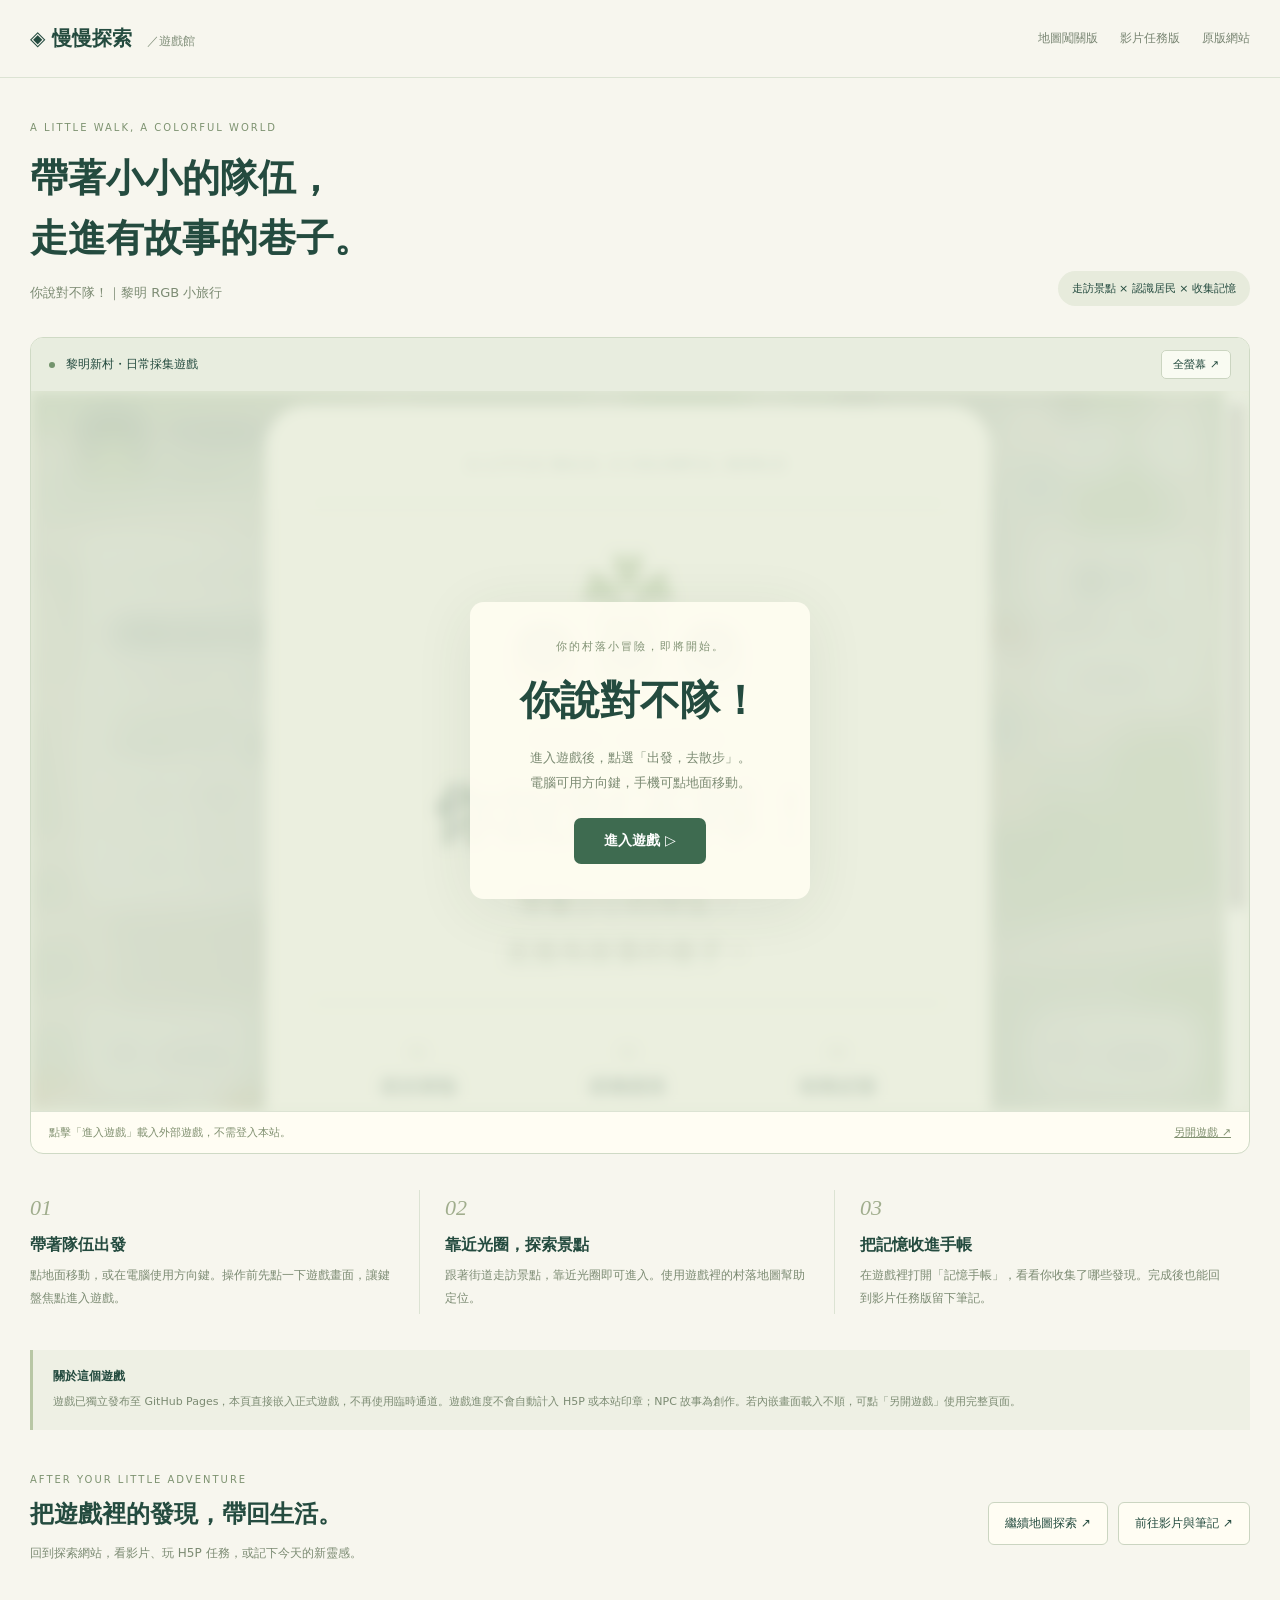
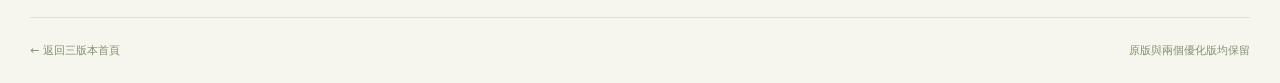
<file: village/index.html>
<!doctype html><html lang="zh-Hant"><head><meta charset="utf-8"><meta name="viewport" content="width=device-width,initial-scale=1,viewport-fit=cover"><title>黎明小旅行｜慢慢探索遊戲館</title><meta name="description" content="在慢慢探索裡玩「你說對不隊！黎明 RGB 小旅行」，走訪景點、認識居民、收集記憶。"><link rel="stylesheet" href="style.css"></head><body><header><a class="brand" href="../">◈ 慢慢探索 <span>／遊戲館</span></a><nav aria-label="網站導覽"><a href="../map/">地圖闖關版</a><a href="../studio/">影片任務版</a><a href="../original/">原版網站</a></nav></header><main><section class="intro"><div><span class="eyebrow">A LITTLE WALK, A COLORFUL WORLD</span><h1>帶著小小的隊伍，<br>走進有故事的巷子。</h1><p>你說對不隊！｜黎明 RGB 小旅行</p></div><span class="game-label">走訪景點 × 認識居民 × 收集記憶</span></section><section id="game-stage" class="game-stage" aria-label="黎明小旅行遊戲"><div class="toolbar"><span><i></i> 黎明新村・日常採集遊戲</span><div><button id="reload-game" hidden>重新載入</button><button id="fullscreen">全螢幕 ↗</button></div></div><div id="game-container" class="game-container"><div class="start-screen"><img src="../assets/village.png" alt="黎明 RGB 小旅行的三個角色與開場畫面"><div class="start-copy"><span>你的村落小冒險，即將開始。</span><h2>你說對不隊！</h2><p>進入遊戲後，點選「出發，去散步」。<br>電腦可用方向鍵，手機可點地面移動。</p><button id="load-game" class="primary">進入遊戲 ▷</button></div></div></div><div class="underbar"><span id="load-status" role="status" aria-live="polite">點擊「進入遊戲」載入外部遊戲，不需登入本站。</span><a id="external-game" href="https://yuenfeng0910.github.io/limin-rgb-game/" target="_blank" rel="noopener noreferrer">另開遊戲 ↗</a></div></section><section class="guide" aria-label="操作說明"><div><span>01</span><h3>帶著隊伍出發</h3><p>點地面移動，或在電腦使用方向鍵。操作前先點一下遊戲畫面，讓鍵盤焦點進入遊戲。</p></div><div><span>02</span><h3>靠近光圈，探索景點</h3><p>跟著街道走訪景點，靠近光圈即可進入。使用遊戲裡的村落地圖幫助定位。</p></div><div><span>03</span><h3>把記憶收進手帳</h3><p>在遊戲裡打開「記憶手帳」，看看你收集了哪些發現。完成後也能回到影片任務版留下筆記。</p></div></section><aside class="source"><b>關於這個遊戲</b><p>遊戲已獨立發布至 GitHub Pages，本頁直接嵌入正式遊戲，不再使用臨時通道。遊戲進度不會自動計入 H5P 或本站印章；NPC 故事為創作。若內嵌畫面載入不順，可點「另開遊戲」使用完整頁面。</p></aside><section class="next"><div><span class="eyebrow">AFTER YOUR LITTLE ADVENTURE</span><h2>把遊戲裡的發現，帶回生活。</h2><p>回到探索網站，看影片、玩 H5P 任務，或記下今天的新靈感。</p></div><div class="actions"><a href="../map/">繼續地圖探索 ↗</a><a href="../studio/">前往影片與筆記 ↗</a></div></section><footer><a href="../">← 返回三版本首頁</a><span>原版與兩個優化版均保留</span></footer></main><script src="app.js"></script></body></html>
</file>
<file: site.css>
*{box-sizing:border-box}html{scroll-behavior:smooth;scroll-padding-top:18px}body{margin:0;background:#f7f6ee;color:#244b3f;font:14px system-ui,-apple-system,'Noto Sans TC',sans-serif}a{color:inherit;text-decoration:none}button{font:inherit;cursor:pointer;color:inherit}button,a{touch-action:manipulation}button:focus-visible,a:focus-visible{outline:3px solid #b78a57;outline-offset:4px}header{max-width:1320px;margin:auto;padding:25px 30px;display:flex;align-items:center;justify-content:space-between;gap:20px;border-bottom:1px solid #dce3d3}.brand{font-size:20px;font-weight:800}.brand span{font-size:12px;font-weight:400;color:#82907b;margin-left:8px}nav{display:flex;gap:22px;font-size:12px;color:#788572}nav a:hover{color:#335d45}main{max-width:1320px;margin:auto;padding:0 30px}.intro{padding:40px 0 31px;display:flex;align-items:end;justify-content:space-between;gap:20px}.eyebrow{font-size:10px;letter-spacing:2px;color:#7e9371}h1{font-size:clamp(27px,3vw,39px);line-height:1.55;margin:14px 0}p{line-height:1.9;color:#7c8b73}.intro p{font-size:13px;margin:0}.game-label{font-size:11px;padding:10px 14px;border-radius:25px;background:#e7ebdc;white-space:nowrap}.game-stage{overflow:hidden;border:1px solid #cfdac5;border-radius:13px;background:#fffdf3;scroll-margin-top:15px}.toolbar{display:flex;justify-content:space-between;align-items:center;gap:10px;padding:12px 18px;background:#e8eddf;font-size:12px}.toolbar i{display:inline-block;width:6px;height:6px;background:#73946d;border-radius:50%;margin-right:7px}.toolbar>div{display:flex;gap:8px}.toolbar button{border:1px solid #cbd5c1;background:#f9fbf2;border-radius:5px;padding:6px 11px;font-size:11px}.game-container{height:720px;min-height:400px;max-height:85dvh;background:#e2e9d7;position:relative}.game-container iframe{display:block;width:100%;height:100%;border:0;background:#eff0e3}.start-screen{height:100%;position:relative;display:flex;align-items:center;justify-content:center;overflow:hidden}.start-screen img{position:absolute;inset:0;width:100%;height:100%;object-fit:cover;filter:blur(7px);opacity:.33}.start-screen:after{content:'';position:absolute;inset:0;background:#e9eedc77}.start-copy{position:relative;z-index:1;text-align:center;padding:35px 50px;border-radius:14px;background:#fffdf1eb;box-shadow:0 10px 60px #30492f15;max-width:90%}.start-copy>span{font-size:11px;letter-spacing:2px;color:#829375}.start-copy h2{font-size:40px;line-height:1.5;margin:16px 0}.start-copy p{font-size:13px;margin-bottom:23px}.primary{border:0;background:#3e6b50;color:white;padding:14px 30px;border-radius:7px;font-weight:600}.primary:hover{background:#30533d}.underbar{padding:13px 18px;display:flex;align-items:center;justify-content:space-between;gap:20px;font-size:11px;color:#809070;border-top:1px solid #dce3d3}.underbar a{flex-shrink:0;text-decoration:underline}.guide{display:grid;grid-template-columns:repeat(3,minmax(0,1fr));gap:25px;padding:36px 0}.guide>div{padding:5px 20px 5px 0;border-right:1px solid #dce3d3}.guide>div:last-child{border-right:0}.guide span{font-size:22px;font-family:Georgia,serif;font-style:italic;color:#a0ad8d}.guide h3{font-size:16px;margin:14px 0 8px}.guide p{font-size:12px;margin:0}.source{border-left:3px solid #b8c7a5;background:#eef0e4;padding:17px 20px}.source b{font-size:12px}.source p{font-size:11px;margin:7px 0 0}.next{display:flex;align-items:center;justify-content:space-between;gap:25px;padding:40px 0}.next h2{font-size:24px;margin:12px 0}.next p{font-size:12px}.actions{display:flex;gap:10px;flex-wrap:wrap}.actions a{border:1px solid #cbd5c1;border-radius:6px;padding:12px 16px;font-size:12px;background:#fffdf3}footer{display:flex;justify-content:space-between;border-top:1px solid #dce3d3;padding:25px 0;font-size:11px;color:#829070}.game-stage:fullscreen{width:100vw;height:100dvh;border-radius:0;border:0;display:flex;flex-direction:column}.game-stage:fullscreen .game-container{height:auto;max-height:none;min-height:0;flex:1}.game-stage:fullscreen .underbar{padding:8px 14px}[hidden]{display:none!important}@media(max-width:760px){header{padding:20px;flex-wrap:wrap}.brand{font-size:18px}main{padding:0 18px}.intro{display:block;padding:28px 0 24px}.game-label{display:inline-block;margin-top:18px;font-size:10px}.game-container{height:740px;max-height:85dvh}.guide{gap:16px}.guide>div{padding-right:12px}.next{align-items:start;flex-direction:column}.next h2{font-size:22px}.toolbar{padding:10px}.toolbar>span{font-size:10px}.toolbar button{font-size:10px;padding:6px 8px}.start-copy{padding:30px}.start-copy h2{font-size:32px}}@media(max-width:520px){nav{width:100%;justify-content:space-between;font-size:11px;gap:12px}.brand span{font-size:11px}h1{font-size:28px}.game-container{height:760px;min-height:500px;max-height:none}.start-copy{padding:28px 19px}.start-copy h2{font-size:30px}.start-copy>span{font-size:9px;letter-spacing:1px}.start-copy p{font-size:11px}.guide{grid-template-columns:1fr;gap:22px;padding:28px 0}.guide>div{border-right:0;border-bottom:1px solid #dce3d3;padding:0 0 20px}.guide>div:last-child{border-bottom:0}.guide h3{display:inline-block;margin:0 0 12px 13px}.underbar{padding:12px;align-items:start;line-height:1.8;gap:10px}.underbar span{font-size:10px}.source{padding:15px}.next{padding:29px 0}.next h2{font-size:20px}.actions{width:100%}.actions a{flex:1;text-align:center;font-size:11px;padding:12px 8px}footer{gap:15px;flex-wrap:wrap}}
header .brand small{display:block;font-size:8px;letter-spacing:3px;margin:5px 0 0 24px;font-weight:400;color:#849474}.header-tag{font-size:8px;letter-spacing:1.5px;color:#849474}.story-hero{display:grid;grid-template-columns:1.3fr 1fr;align-items:center;gap:65px;max-width:1100px;margin:auto;padding:45px 0 50px}.story-hero h1{font-size:clamp(36px,4.7vw,59px);line-height:1.45;letter-spacing:1px;margin:19px 0 25px}.story-hero h1 span{color:#6b8d59}.hero-copy>p{font-size:15px;line-height:2}.hero-copy .actions{margin-top:29px;gap:12px}.hero-copy .actions .outline{background:none;color:#3e6b50}.trip-summary{display:flex;gap:27px;margin-top:35px}.trip-summary>div{padding-right:27px;border-right:1px solid #dce3d3}.trip-summary>div:last-child{padding:0;border:0}.trip-summary b{font-size:18px;display:block}.trip-summary small{font-size:10px;color:#849474;display:block;margin-top:6px}.hero-copy .hero-note{font-size:10px;margin-top:25px;color:#8d9b80;max-width:420px}.film-card{justify-self:center;max-width:340px;width:100%;border-radius:12px;overflow:hidden;background:#fffdf3;border:1px solid #d2dcc8;transform:rotate(2deg);box-shadow:10px 12px 0 #e5e9d944}.film-top,.film-bottom{display:flex;justify-content:space-between;gap:8px;padding:12px 16px;font-size:8px;letter-spacing:1px;color:#829473}.film-card video{display:block;width:100%;aspect-ratio:9/16;max-height:535px;object-fit:contain;background:#142e27}.film-bottom{font-size:9px;letter-spacing:0}.film-bottom a{text-decoration:underline}.journey-strip{display:flex;justify-content:space-between;align-items:center;gap:15px;padding:23px 20px;border-top:1px solid #dce3d3;border-bottom:1px solid #dce3d3;font-size:12px;color:#617752}.journey-strip i{font:italic 23px Georgia;color:#9cab86;margin-right:10px}.journey-strip>b{font-size:16px;color:#b5bfa6;font-weight:400}.game-section{padding-top:45px}.section-head{display:flex;align-items:end;justify-content:space-between;gap:20px;margin-bottom:24px}.section-head h2{font-size:29px;line-height:1.7;margin:10px 0 0}.section-head p{font-size:11px;line-height:1.9;margin:0}.start-copy h3{font-size:39px;line-height:1.5;margin:15px 0}.start-copy>p{font-size:12px;margin-bottom:25px}.party{display:flex;justify-content:center;gap:10px;margin:0 0 20px}.party i{font-style:normal;width:48px;height:48px;border-radius:40%;display:grid;place-items:center;background:#df8c77;color:#244b3f;border:3px solid #436752;font-size:35px;line-height:1}.party i:nth-child(2){background:#91b17b}.party i:nth-child(3){background:#8bbbc7}.gentle-note{display:flex;justify-content:center;align-items:center;gap:25px;text-align:center;padding:5px 0 32px}.gentle-note>span{font-size:33px;color:#a5b393}.gentle-note p{font-size:11px;line-height:2;color:#8c9a80}.footer-brand{font-weight:700;font-size:15px}@media(max-width:900px){.story-hero{gap:30px}.film-card{max-width:285px}.film-card video{max-height:460px}.header-tag{display:none}.story-hero h1{font-size:43px}.hero-copy>p{font-size:13px}.trip-summary{gap:15px}.trip-summary>div{padding-right:15px}.trip-summary b{font-size:16px}.journey-strip{font-size:10px;padding-left:0;padding-right:0}.journey-strip i{margin-right:5px;font-size:20px}}@media(max-width:620px){header nav{width:auto;gap:17px;font-size:11px}.story-hero{grid-template-columns:1fr;padding:30px 0 40px;gap:27px}.story-hero h1{font-size:40px;margin:16px 0 20px}.hero-copy>p{font-size:13px}.hero-copy .actions{margin-top:21px}.trip-summary{margin-top:25px}.hero-copy .hero-note{margin-top:20px}.film-card{max-width:265px;transform:none}.film-card video{max-height:none}.journey-strip{align-items:start;gap:10px;font-size:9px;padding:20px 0}.journey-strip>span{display:flex;flex-direction:column;gap:8px;line-height:1.8}.journey-strip>b{padding-top:10px}.section-head{display:block}.section-head h2{font-size:25px}.section-head p{margin-top:12px}.game-section{padding-top:30px}.start-copy h3{font-size:30px}.gentle-note{gap:0}.gentle-note>span{display:none}.gentle-note p{font-size:10px}footer{gap:15px;align-items:center}footer a{font-size:10px}}
</file>
<file: map/common.css>
@import url('https://fonts.googleapis.com/css2?family=Noto+Sans+TC:wght@400;500;600;700;800;900&display=swap');
*{box-sizing:border-box}html{scroll-behavior:smooth;scroll-padding-top:30px}body{margin:0;font:14px 'Noto Sans TC',system-ui,sans-serif;color:var(--ink);background:var(--bg)}button,input,textarea{font:inherit}button,a{touch-action:manipulation}button{cursor:pointer}a{color:inherit;text-decoration:none}button{color:inherit}button:focus-visible,a:focus-visible,input:focus-visible,textarea:focus-visible{outline:3px solid var(--accent);outline-offset:4px}[hidden]{display:none!important}.brand{font-size:21px;font-weight:800;letter-spacing:.4px;display:flex;align-items:center;gap:10px}.brand .logo{width:34px;height:34px;background:var(--primary);color:white;display:grid;place-items:center;border-radius:10px;font-size:24px}.brand small{display:block;font-size:8px;letter-spacing:2.7px;font-weight:500;margin-top:3px}.tagline{font-size:10px;letter-spacing:2.4px;font-weight:700;color:var(--muted)}h1,h2,h3,p{margin-top:0}button{border:0}button:disabled{cursor:default}.primary,.secondary{display:inline-flex;align-items:center;justify-content:center;gap:16px;border-radius:8px;padding:13px 20px;font-size:13px;font-weight:600}.primary{color:white;background:var(--primary)}.primary:hover{filter:brightness(.92)}.secondary{background:var(--surface);border:1px solid var(--line);color:var(--ink)}.link{border:0;background:none;color:var(--primary);padding:7px 0;font-size:12px}.pill{border-radius:20px;padding:5px 11px;font-size:10px;display:inline-block;background:var(--soft);color:var(--primary)}.muted{color:var(--muted)}.eyebrow{font-size:10px;letter-spacing:2px;font-weight:700;color:var(--primary)}.actions{display:flex;gap:10px;flex-wrap:wrap}.section-title{display:flex;align-items:end;justify-content:space-between;gap:20px;margin-bottom:24px}.section-title h2{font-size:27px;margin:8px 0 0}.section-title p{font-size:12px;color:var(--muted);margin-bottom:3px;line-height:1.8}.badge-dots{display:flex;gap:7px}.badge-dot{height:34px;width:34px;border:1px dashed var(--line);color:var(--muted);display:grid;place-items:center;border-radius:50%;font-size:16px}.badge-dot.done{background:var(--primary);color:white;border-style:solid}.progress-track{height:6px;border-radius:20px;background:var(--soft);overflow:hidden}.progress-track i{display:block;background:var(--primary);height:100%;width:0;transition:width .3s}.task-list{display:grid;gap:10px}.task-item{display:flex;align-items:center;gap:15px;border:1px solid var(--line);padding:18px;border-radius:10px;background:var(--surface);text-align:left;width:100%}.task-item.active{border-color:var(--primary);box-shadow:0 0 0 1px var(--primary)}.task-icon{width:39px;height:39px;border-radius:10px;background:var(--soft);display:grid;place-items:center;font-size:20px;flex-shrink:0}.task-item b{font-size:14px;display:block}.task-item small{display:block;font-size:11px;color:var(--muted);margin-top:5px}.task-item .arrow{margin-left:auto;font-size:18px}.task-item.done .task-icon{background:var(--primary);color:white}.task-item:hover{border-color:var(--primary)}.footnote{font-size:11px;line-height:1.9;color:var(--muted)}.footnote a{text-decoration:underline}.footer{border-top:1px solid var(--line);display:flex;align-items:center;justify-content:space-between;gap:18px;padding:25px 0;font-size:11px;color:var(--muted)}.toast{position:fixed;bottom:22px;left:50%;transform:translateX(-50%);border-radius:30px;background:var(--ink);color:var(--bg);font-size:12px;padding:14px 24px;z-index:30;opacity:0;pointer-events:none;transition:opacity .2s;max-width:90%;text-align:center}.toast.visible{opacity:1}.modal{border:1px solid var(--line);border-radius:16px;padding:24px;width:min(880px,calc(100% - 28px));max-height:92vh;overflow:auto;color:var(--ink);background:var(--bg)}.modal::backdrop{background:#162c2ab3;backdrop-filter:blur(6px)}.modal-head{display:flex;align-items:center;justify-content:space-between;margin-bottom:14px}.close{width:34px;height:34px;border-radius:50%;background:var(--soft);font-size:23px}.embed-box{background:white;border:1px solid var(--line);border-radius:10px;overflow:hidden}.embed-box iframe{display:block;border:0;width:100%;height:560px;background:white}.embed-placeholder{min-height:370px;display:flex;flex-direction:column;align-items:center;justify-content:center;background:var(--soft);padding:25px;text-align:center}.play-disc{width:72px;height:72px;border-radius:50%;display:grid;place-items:center;background:var(--primary);color:white;font-size:27px;margin-bottom:23px;box-shadow:0 0 0 15px #ffffff40}.embed-placeholder h3{font-size:20px;margin-bottom:10px}.embed-placeholder p{max-width:400px;font-size:12px;line-height:1.9;color:var(--muted)}.player-links{display:flex;justify-content:space-between;gap:15px;font-size:11px;margin:13px 0 20px;color:var(--muted);line-height:1.8}.player-links a{text-decoration:underline}.completion{background:var(--soft);border:1px solid var(--line);border-radius:9px;padding:18px;margin-top:20px}.completion p{font-size:12px;line-height:1.9;margin:0 0 12px}.completion button.done{background:var(--primary);color:white}.question-card{padding:24px;background:var(--surface);border:1px solid var(--line);border-radius:12px}.quiz-counter{font-size:11px;color:var(--muted)}.question-card h3{font-size:20px;line-height:1.7;margin:15px 0 22px}.answers{display:grid;gap:10px}.answer{border:1px solid var(--line);padding:15px 17px;background:var(--bg);text-align:left;border-radius:7px;font-size:13px}.answer:hover{border-color:var(--primary)}.answer.correct{background:#d6eadc;border-color:#41825c;color:#254d32}.answer.wrong{background:#f5ded6;border-color:#be735a;color:#733e2b}.feedback{font-size:12px;line-height:1.8;margin:18px 0;min-height:20px}.result{text-align:center;padding:35px 20px}.result .symbol{font-size:58px;color:var(--primary)}.result h3{font-size:24px;margin:15px 0}.result p{font-size:13px;line-height:1.9;color:var(--muted)}.result .actions{justify-content:center}textarea{width:100%;resize:vertical;min-height:135px;border:1px solid var(--line);background:var(--bg);border-radius:8px;padding:13px;font-size:13px;line-height:1.9;color:var(--ink)}.note-actions{display:flex;gap:10px;flex-wrap:wrap;margin-top:10px}.note-status{font-size:11px;color:var(--muted);line-height:1.7;margin-top:9px}.tiny-label{font-size:10px;text-transform:uppercase;letter-spacing:1.5px;color:var(--muted)}@media(max-width:600px){.section-title{align-items:start;flex-direction:column;gap:10px}.section-title h2{font-size:23px}.primary,.secondary{padding:12px 16px}.footer{align-items:start;flex-direction:column;gap:12px}.embed-box iframe{height:490px}.embed-placeholder{min-height:290px}.player-links{flex-direction:column;gap:4px}.question-card{padding:18px}.question-card h3{font-size:18px}.modal{padding:18px}.completion .secondary{width:100%}}@media(prefers-reduced-motion:reduce){html{scroll-behavior:auto}*{transition:none!important}}
</file>
<file: map/theme.css>
:root{--bg:#f8f6ed;--surface:#fffdf6;--ink:#2c4236;--muted:#788273;--primary:#426c50;--soft:#e9eddf;--line:#d9dfce;--accent:#bb8559}.site-header{max-width:1350px;margin:auto;padding:27px 45px;display:flex;align-items:center;justify-content:space-between;gap:20px;border-bottom:1px solid var(--line)}nav{display:flex;gap:32px;font-size:12px}.header-chip{border:1px solid #cbd7bd;padding:8px 13px;border-radius:25px;font-size:10px;color:var(--primary)}main{max-width:1260px;margin:auto;padding:0 32px}.map-hero{display:grid;grid-template-columns:1.4fr 1fr;gap:60px;padding:60px 30px 65px;align-items:center}.map-hero h1{font-size:clamp(34px,3.5vw,49px);line-height:1.55;letter-spacing:1px;margin:15px 0 20px}.map-hero h1 span{color:var(--primary)}.map-hero p{line-height:2;color:var(--muted);font-size:14px}.map-hero .actions{align-items:center;margin-top:28px;gap:25px}.hero-meta{display:flex;gap:22px;color:var(--muted);font-size:10px;margin-top:28px}.hero-ticket{justify-self:center;position:relative;width:290px;padding:25px;background:#e7ead8;border:1px solid #cbd3b7;transform:rotate(5deg);box-shadow:10px 13px 0 #d9dec940;border-radius:8px;text-align:center;overflow:hidden}.hero-ticket:before,.hero-ticket:after{content:'';position:absolute;bottom:49px;width:25px;height:25px;border-radius:50%;background:var(--bg);border:1px solid #cbd3b7;left:-14px}.hero-ticket:after{left:auto;right:-14px}.ticket-top{font-size:9px;letter-spacing:2px}.ticket-art{font-size:100px;color:#72906a;line-height:1.3;margin:8px 0;text-shadow:7px 7px #c7d0ae}.hero-ticket b{display:block;font-size:18px;line-height:1.8;letter-spacing:2px;margin:12px 0 24px}.ticket-bottom{display:flex;justify-content:space-between;padding-top:19px;border-top:1px dashed #9cae8c;font-size:8px;letter-spacing:1px}.journey{padding:36px 0 50px;border-top:1px solid var(--line)}.map-layout{display:grid;grid-template-columns:minmax(0,1.8fr) minmax(280px,1fr);gap:22px}.map-canvas{position:relative;overflow:hidden;border-radius:14px;border:1px solid #cad9ca;background:#dcebe5;min-height:455px}.island-map{display:block;width:100%;height:100%;min-height:455px;object-fit:cover}.map-corner{position:absolute;left:18px;top:17px;background:#fffdf1d9;border-radius:30px;padding:8px 13px;font-size:10px}.live-dot{height:6px;width:6px;background:#618569;border-radius:50%;display:inline-block;margin-right:5px}.map-pin{position:absolute;display:flex;gap:7px;align-items:center;background:#fffcf1;border:1px solid #c5cdb7;box-shadow:0 6px 15px #33583a16;padding:7px 12px 7px 7px;border-radius:30px;font-size:11px;white-space:nowrap;transform:translate(-50%,-50%)}.map-pin>span{background:var(--primary);color:white;border-radius:50%;height:30px;width:30px;display:grid;place-items:center;font-size:10px}.map-pin small{font-size:13px;margin-left:3px}.map-pin:hover{box-shadow:0 0 0 5px #ffffff66}.pin1{left:26%;top:65%}.pin2{left:55%;top:43%}.pin3{left:75%;top:25%}.map-pin.done{background:#dfebd5;border-color:#77986a}.route-panel{padding:25px;background:var(--surface);border:1px solid var(--line);border-radius:14px}.route-head{display:flex;align-items:center;justify-content:space-between;margin-bottom:17px}.route-head b{font-size:12px}.route-panel>.footnote{margin:16px 0 23px}.route-panel .task-item{padding:16px 12px;background:var(--bg)}.route-panel .task-icon{width:32px;height:32px}.route-panel .task-item b{font-size:12px}.route-panel .task-item small{font-size:10px}.route-panel>.link{margin-top:20px}.passport{display:grid;grid-template-columns:1fr 1.4fr;gap:35px;background:#e9ebdd;border:1px solid #d8ddc8;border-radius:13px;padding:37px 42px;margin:10px 0 0;align-items:center}.passport h2{font-size:24px;margin:13px 0}.passport p{font-size:12px;color:var(--muted);line-height:1.9}.stamp-grid{display:grid;grid-template-columns:repeat(3,1fr);gap:15px}.stamp{text-align:center;border:1px dashed #a5b39c;border-radius:50%;aspect-ratio:1;display:flex;flex-direction:column;justify-content:center;opacity:.45;color:#6c8064;padding:14px}.stamp span{font-size:34px;line-height:1.3}.stamp b{font-size:12px;margin:8px 0}.stamp small{font-size:6px;letter-spacing:1px}.stamp.done{opacity:1;border:2px solid var(--primary);background:#d9e5cb;transform:rotate(-8deg)}.stamp.done:nth-child(2){transform:rotate(8deg)}.about-demo{padding:38px 20px;text-align:center;display:flex;gap:18px;justify-content:center;align-items:center}.about-demo>span{font-size:32px;color:#a1ac8b}.about-demo p{font-size:11px;line-height:1.9;color:var(--muted);margin:0}@media(max-width:1050px){.map-layout{grid-template-columns:minmax(0,1.3fr) minmax(270px,1fr)}.map-pin b{font-size:10px}.map-pin{padding-right:9px;gap:5px}.map-canvas,.island-map{min-height:440px}.passport{padding:28px}.passport h2{font-size:21px}.stamp-grid{gap:9px}.map-hero{padding-left:0;padding-right:0;gap:30px}.hero-ticket{width:260px}}@media(max-width:760px){.site-header{padding:20px 24px;flex-wrap:wrap}.header-chip{display:none}nav{gap:20px}main{padding:0 20px}.map-hero{gap:15px}.map-hero h1{font-size:33px}.hero-ticket{width:215px;padding:20px}.ticket-art{font-size:75px}.hero-ticket b{font-size:15px}.map-layout{grid-template-columns:1fr}.map-canvas,.island-map{min-height:340px}.passport{grid-template-columns:1fr}.stamp-grid{max-width:480px}.hero-meta{gap:12px;font-size:9px}}@media(max-width:520px){.site-header{gap:18px}.brand{font-size:19px}nav{width:100%;justify-content:space-between}.map-hero{grid-template-columns:1fr;padding:35px 0}.map-hero h1{font-size:35px}.hero-ticket{display:none}.hero-meta{margin-top:20px}.map-pin b{font-size:9px}.map-pin>span{width:25px;height:25px}.map-pin{padding:5px;gap:4px}.map-pin small{display:none}.pin1{left:25%;top:65%}.pin2{left:54%;top:45%}.pin3{left:73%;top:26%}.island-map{min-height:320px}.map-canvas{min-height:320px}.route-panel{padding:20px}.passport{padding:25px 20px}.stamp{padding:9px}.stamp b{font-size:10px}.stamp span{font-size:25px}.stamp small{font-size:5px;letter-spacing:0}.about-demo{padding:30px 0}.about-demo>span{display:none}}
.passport>div{min-width:0}.stamp-grid{grid-template-columns:repeat(3,minmax(0,1fr));min-width:0}.stamp{min-width:0}.stamp small{overflow-wrap:anywhere}@media(max-width:760px){.passport{grid-template-columns:minmax(0,1fr)}}

.site-header nav{flex-wrap:wrap;row-gap:10px}@media(max-width:520px){.site-header nav{gap:14px;font-size:11px;justify-content:flex-start}}
</file>
<file: original/style.css>
@import url('https://fonts.googleapis.com/css2?family=Noto+Sans+TC:wght@400;500;600;700;800&display=swap');
:root{--ink:#203d37;--green:#2d6957;--muted:#737a70;--paper:#faf9f3;--line:#e4e6db;--orange:#d88952}*{box-sizing:border-box}html{scroll-behavior:smooth;scroll-padding-top:24px}body{margin:0;background:var(--paper);color:var(--ink);font-family:'Noto Sans TC',system-ui,sans-serif;font-size:15px}button,a{-webkit-tap-highlight-color:transparent}button,input{font:inherit}button,a{touch-action:manipulation}a{color:inherit;text-decoration:none}button{cursor:pointer}button:focus-visible,a:focus-visible,input:focus-visible{outline:3px solid #cb8d46;outline-offset:4px}header{max-width:1320px;margin:auto;display:flex;align-items:center;justify-content:space-between;padding:27px 48px;border-bottom:1px solid var(--line);gap:24px}.brand{display:flex;gap:10px;align-items:center;font-weight:800;font-size:24px;letter-spacing:1px}.brand small{display:block;font-size:9px;letter-spacing:4px;margin-top:1px}nav{display:flex;align-items:center;gap:34px;font-size:13px}nav a:hover,.text-link:hover{color:var(--orange)}.plain{border:0;background:none;color:inherit;padding:8px 0}.plain span{display:inline-grid;place-items:center;background:#e5ecdc;width:22px;height:22px;border-radius:50%;margin-left:4px;font-size:11px}.version{font-size:11px;letter-spacing:2px;border:1px solid #c9d6c4;border-radius:30px;padding:8px 13px}main{max-width:1224px;margin:auto;padding:0 24px}.hero{display:grid;grid-template-columns:1fr 1fr;gap:50px;align-items:center;padding:65px 0 55px}.eyebrow{font-size:10px;font-weight:700;letter-spacing:2.4px;color:var(--green)}h1{font-size:clamp(34px,4vw,54px);line-height:1.55;letter-spacing:1px;margin:18px 0}h1 span{color:var(--green)}.hero p{color:var(--muted);line-height:2;font-size:15px}.hero-actions{display:flex;gap:26px;align-items:center;margin-top:28px}.primary{display:inline-flex;justify-content:space-between;align-items:center;gap:32px;border:0;border-radius:6px;padding:15px 23px;background:var(--green);color:white;font-size:14px;font-weight:600}.primary:hover{background:#204e40}.text-link{font-size:12px;background:none;border:0;color:var(--ink);padding:8px 0}.hero-note{font-size:11px;color:var(--muted);margin-top:28px;display:flex;gap:10px;align-items:center}.avatars{color:#c09065;letter-spacing:-5px;margin-right:8px;font-size:22px}.hero-art{height:388px;border-radius:46% 46% 10px 10px;background:#e3eadb;position:relative;overflow:hidden;isolation:isolate}.orbit{position:absolute;top:24px;left:34px;transform:rotate(-8deg);font-size:10px;letter-spacing:2px;color:#50715b}.sun{position:absolute;width:78px;height:78px;background:#eabe6e;border-radius:50%;right:61px;top:51px}.cloud{position:absolute;width:95px;height:16px;border-radius:50%;background:#f5f5e8;top:118px;left:33px}.c2{left:auto;right:20px;top:172px;width:65px}.building{position:absolute;width:236px;height:193px;bottom:62px;left:50%;transform:translateX(-50%);background:#ead7b2;box-shadow:8px 8px 0 #c4cdb2}.awning{height:29px;background:repeating-linear-gradient(90deg,#48705a 0 25px,#f1e5c7 25px 50px);border-top:9px solid #315b46;position:absolute;top:34px;left:-10px;right:-10px;border-radius:2px 2px 8px 8px}.store-label{text-align:center;font-size:11px;letter-spacing:2px;padding-top:12px;font-weight:bold}.window{position:absolute;left:17px;top:78px;width:113px;height:89px;background:#355c4c;border:7px solid #f5e9ce;display:flex;align-items:flex-end;gap:4px;padding:8px 7px;background-image:linear-gradient(0deg,transparent 47%,#e5cda3 48%,#e5cda3 53%,transparent 54%)}.window i{width:12px;height:31px;background:#bd8861;transform:rotate(-4deg);border-bottom:2px solid #d8ba8d}.window i:nth-child(2n){height:38px;background:#c9c7a0;transform:rotate(7deg)}.door{width:58px;height:107px;position:absolute;right:18px;bottom:12px;background:#396652;border:6px solid #f6e8c9}.door:before{content:'';position:absolute;background:#9caf94;inset:5px 4px 25px}.door b{position:absolute;font-size:7px;top:40px;left:4px;background:#f2ddb1;transform:rotate(-7deg);padding:3px}.base{position:absolute;bottom:0;width:100%;height:10px;background:#8f9b77}.tree{position:absolute;left:24px;bottom:62px;width:61px;height:140px;background:#618269;border-radius:50% 50% 30% 30%}.tree i{position:absolute;width:7px;height:102px;background:#7c7455;bottom:-25px;left:28px}.t2{left:auto;right:20px;height:117px;width:54px;background:#799376}.path{position:absolute;bottom:29px;height:33px;width:100%;background:#d0d7bd;z-index:-1}.art-tag{position:absolute;padding:11px 16px;background:#fffef5;border:1px solid #e5e4d3;border-radius:6px;font-size:11px;box-shadow:0 5px 15px #304d4010;z-index:3}.tag1{left:15px;top:162px;transform:rotate(-7deg)}.tag2{right:12px;bottom:70px;transform:rotate(7deg)}.art-caption{position:absolute;bottom:13px;text-align:center;width:100%;font-size:8px;letter-spacing:2px}.intro-strip{display:flex;justify-content:space-between;align-items:center;border-top:1px solid var(--line);border-bottom:1px solid var(--line);padding:24px 14px;gap:15px}.intro-strip div{display:flex;align-items:center;gap:14px;font-size:12px}.intro-strip b{font:italic 22px Georgia;color:#7f9a71}.intro-strip i{font-style:normal;color:#b3bba8}.section{padding:63px 0}.section-head{display:flex;align-items:end;justify-content:space-between;gap:20px}h2{font-size:27px;line-height:1.6;margin:10px 0}.section-head p{font-size:12px;color:var(--muted);margin-bottom:15px}.filters{display:flex;gap:10px;flex-wrap:wrap;margin:25px 0}.filters button{border:1px solid var(--line);color:#657567;background:transparent;padding:8px 17px;border-radius:25px;font-size:12px}.filters button.active{background:var(--ink);border-color:var(--ink);color:white}.cards{display:grid;grid-template-columns:repeat(3,minmax(0,1fr));gap:22px}.card{border:1px solid var(--line);border-radius:11px;overflow:hidden;background:#fffef9;transition:transform .2s}.card:hover{transform:translateY(-5px)}.card[hidden]{display:none}.cover{height:208px;position:relative;overflow:hidden}.pill{position:absolute;top:15px;left:15px;z-index:2;font-size:10px;padding:5px 10px;border-radius:20px;background:#fffef6e8;color:#435b49}.cover-label{position:absolute;bottom:17px;left:20px;font-size:9px;letter-spacing:2px;z-index:2}.cover-book{background:#d7ddc9}.book{position:absolute;width:76px;height:112px;background:#496a58;left:65px;top:51px;transform:rotate(-13deg);box-shadow:5px 6px 0 #b1bca3;color:#eee6cd;padding:20px 9px;font-size:13px;letter-spacing:2px;line-height:1.8;border-left:6px solid #36523f}.b2{background:#d7ab73;left:135px;top:53px;transform:rotate(12deg);border-color:#b58750;color:#4b4c39}.cup{position:absolute;right:35px;bottom:47px;font-size:45px;filter:sepia(.6)}.cover-coffee{background:#e8d8bd}.coffee-ring{position:absolute;width:120px;height:120px;border-radius:50%;background:radial-gradient(circle,#644631 0 43%,#9a7250 45%,#644631 48%,#f4eee0 49% 62%,#d3c8b0 63% 65%,transparent 66%);top:35px;left:calc(50% - 60px);box-shadow:12px 10px 16px #795b3c22}.coffee-ring:after{content:'';position:absolute;width:28px;height:34px;border:8px solid #f4eee0;border-radius:9px;right:-14px;top:40px;z-index:-1}.coffee-bean{position:absolute;width:15px;height:23px;background:#795338;border-radius:50%;left:45px;bottom:49px;transform:rotate(30deg)}.bean2{left:68px;bottom:42px;transform:rotate(-20deg)}.cover-nature{background:#c5d6c5}.hill{position:absolute;width:320px;height:240px;background:#78967c;transform:rotate(-25deg);border-radius:40px;top:118px;left:-30px}.h2{background:#406b57;left:140px;top:110px;transform:rotate(35deg)}.little-sun{position:absolute;width:48px;height:48px;border-radius:50%;background:#f1d598;top:45px;right:65px}.cover-nature .cover-label{color:white}.card-body{padding:21px}.card-kicker{font-size:10px;color:#8b7961}.card h3{font-size:18px;margin:11px 0}.card p{font-size:12px;line-height:1.9;color:var(--muted);min-height:46px}.card-footer{display:flex;justify-content:space-between;align-items:center;border-top:1px solid var(--line);padding-top:15px;margin-top:19px;gap:6px}.card-footer>span{font-size:10px;color:var(--muted)}.card-action{border:0;background:none;color:var(--green);font-size:12px;font-weight:700;padding:8px 0}.game-band{display:grid;grid-template-columns:1fr 1fr;gap:35px;background:#e9eddf;border-radius:12px;padding:41px 48px}.game-band p{font-size:12px;line-height:2;color:#71806c}.game-options{display:grid;gap:13px;align-content:center}.game-options button{display:flex;align-items:center;text-align:left;gap:17px;border:1px solid #d8dfce;border-radius:8px;padding:21px;background:#fafbf4;color:var(--ink)}.game-options button:hover{border-color:var(--green)}.game-icon{display:grid;place-items:center;background:#e7e9d7;width:48px;height:48px;font-size:25px;border-radius:10px}.game-options b{font-size:15px}.game-options small{display:block;font-size:11px;color:var(--muted);margin-top:7px}.game-options i{font-style:normal;margin-left:auto}.ending{text-align:center;padding:65px 0}.ending>span{font-size:30px;color:#a19469}.ending h2{font-size:23px}.ending p{font-size:12px;color:var(--muted)}footer{max-width:1224px;margin:auto;padding:28px 24px 35px;border-top:1px solid var(--line);display:flex;align-items:center;justify-content:space-between;gap:20px}footer .brand{font-size:17px}footer p,footer small{font-size:10px;color:var(--muted)}dialog{width:min(800px,calc(100% - 32px));max-height:90vh;overflow:auto;border:1px solid var(--line);border-radius:15px;padding:26px;background:var(--paper);color:var(--ink)}dialog::backdrop{background:#142d27aa;backdrop-filter:blur(5px)}.dialog-head{display:flex;justify-content:space-between;align-items:center}.close{border:0;background:#e8ecdf;border-radius:50%;width:35px;height:35px;font-size:24px;color:var(--ink)}dialog h2{font-size:24px}dialog p{line-height:1.9;font-size:14px;color:#697766}video,.embed{width:100%;aspect-ratio:16/9;background:#172b24;border:0;border-radius:9px}.notice{background:#eee8d5;padding:13px 16px;font-size:12px!important;border-radius:7px}.source{font-size:11px!important}.source a{text-decoration:underline}.actions{display:flex;gap:10px;flex-wrap:wrap;margin:20px 0}.secondary{border:1px solid #b6c6b1;background:none;color:var(--ink);border-radius:6px;padding:11px 15px}.url-form{display:flex;gap:8px;margin-top:12px}.url-form input{width:100%;min-width:0;border:1px solid #ccd3c2;background:#fffef9;border-radius:6px;padding:10px;color:var(--ink)}.url-form button{white-space:nowrap}.answers{display:grid;gap:10px;margin:24px 0}.answer{border:1px solid var(--line);text-align:left;padding:15px;border-radius:8px;color:var(--ink);background:white}.answer:hover{border-color:var(--green)}.answer.correct{background:#dcebd9;border-color:#528152}.answer.wrong{background:#f1ddd2;border-color:#b77c5b}.answer:disabled{cursor:default;opacity:1}.quiz-status{font-size:12px;color:var(--muted)}.result{text-align:center;padding:35px 0}.result .medal{font-size:58px}.memory-grid{display:grid;grid-template-columns:repeat(4,1fr);gap:12px;margin:22px 0}.memory-tile{height:94px;border:1px solid #c7d3bd;background:#2d6957;border-radius:9px;color:#f8f6e9;font-size:28px}.memory-tile.revealed,.memory-tile.matched{background:#e3e8d4;color:var(--ink)}.memory-tile.matched{opacity:.55}.footprint{border:1px solid var(--line);padding:16px;border-radius:8px;margin:12px 0;display:flex;justify-content:space-between;gap:10px}.toast{position:fixed;bottom:24px;left:50%;transform:translateX(-50%);background:var(--ink);color:white;padding:13px 23px;border-radius:30px;box-shadow:0 5px 20px #0002;font-size:13px;opacity:0;pointer-events:none;transition:opacity .2s;z-index:50}.toast.show{opacity:1}@media(min-width:1450px){.hero{padding:80px 0}.hero-art{height:430px}.building{bottom:76px}.tree{bottom:76px}.path{bottom:43px}.art-caption{bottom:20px}}@media(max-width:900px){header{padding:22px 25px}.hero{gap:25px}.hero-art{height:350px}.hero-copy h1{font-size:35px}.building{width:200px}.tree{left:5px}.t2{left:auto;right:4px}.cards{gap:13px}.card-body{padding:16px}.card h3{font-size:16px}.cup{right:14px}.book{left:30px}.b2{left:99px}.game-band{padding:30px}.intro-strip div{font-size:11px;gap:8px}nav{gap:20px}.section-head p{max-width:160px;line-height:1.8}footer{flex-wrap:wrap}}@media(max-width:640px){header{padding:18px;flex-wrap:wrap;gap:17px}.brand{font-size:20px}.version{margin-left:auto}nav{order:3;width:100%;justify-content:space-between;font-size:12px}main{padding:0 20px}.hero{grid-template-columns:1fr;padding:36px 0;gap:30px}.hero-copy h1{font-size:37px}.hero-art{height:330px}.hero-note{margin-top:20px}.intro-strip{align-items:flex-start;gap:10px;padding:20px 0}.intro-strip div{flex-direction:column;align-items:flex-start;font-size:10px;line-height:1.7}.intro-strip i{padding-top:10px}.section{padding:40px 0}.section-head{display:block}.section-head p{max-width:none}.section h2{font-size:24px}.filters{gap:7px}.filters button{padding:8px 12px;font-size:11px}.cards{grid-template-columns:1fr;gap:20px}.cover{height:220px}.book{left:calc(50% - 90px)}.b2{left:calc(50% - 12px)}.cup{right:38px}.card h3{font-size:19px}.card p{min-height:0}.game-band{grid-template-columns:1fr;padding:27px;gap:15px}.ending h2{font-size:21px}.ending p{line-height:1.9}footer{padding:25px 20px;gap:10px}footer small{width:100%}dialog{padding:20px}.memory-tile{height:70px}.url-form{flex-wrap:wrap}.url-form button{width:100%}}@media(prefers-reduced-motion:reduce){html{scroll-behavior:auto}*{transition:none!important}}

[hidden]{display:none!important}

.h5p-section{border-bottom:1px solid var(--line)}.h5p-badge{font-size:11px;background:#e3ebdc;border:1px solid #c9d5be;border-radius:20px;padding:9px 15px;white-space:nowrap}.h5p-intro{font-size:14px;line-height:1.9;color:var(--muted);margin:17px 0 27px}.h5p-layout{display:grid;grid-template-columns:minmax(0,2.3fr) minmax(230px,1fr);gap:25px;align-items:start}.h5p-player-panel{min-width:0;border:1px solid #d4ddcb;border-radius:10px;overflow:hidden;background:white}.h5p-panel-head{background:#e8edde;padding:13px 18px;display:flex;justify-content:space-between;gap:10px;font-size:12px}.h5p-panel-head span:last-child{font-size:10px;color:var(--muted)}#h5p-demo{display:block;border:0;width:100%;height:580px;background:#fff}.h5p-guide{background:#f0f0e5;padding:25px;border-radius:10px}.h5p-guide h3{font-size:18px;margin:14px 0 22px}.h5p-guide ol{padding-left:20px}.h5p-guide li{padding-left:4px;margin-bottom:23px;font-size:13px}.h5p-guide p{font-size:12px;color:var(--muted);line-height:1.9;margin:6px 0}.h5p-guide .secondary{display:inline-block;font-size:12px}.h5p-next{margin-top:22px;border-left:3px solid #7c9972;padding:8px 18px;background:#f0f1e6}.h5p-next b{font-size:13px}.h5p-next p{font-size:12px;line-height:1.9;color:var(--muted)}@media(max-width:900px){nav{gap:15px}.h5p-layout{grid-template-columns:minmax(0,1fr)}#h5p-demo{height:620px}.h5p-guide ol{display:flex;gap:30px;flex-wrap:wrap}.h5p-guide li{flex:1;min-width:130px}}@media(max-width:640px){nav{gap:8px}.h5p-badge{display:inline-block;margin:8px 0}.h5p-intro{font-size:13px}#h5p-demo{height:490px}.h5p-guide ol{display:block}.h5p-guide li{margin-bottom:20px}}

header nav{flex-wrap:wrap;row-gap:10px}@media(max-width:640px){header nav{justify-content:flex-start;column-gap:16px}}
</file>
<file: studio/common.css>
@import url('https://fonts.googleapis.com/css2?family=Noto+Sans+TC:wght@400;500;600;700;800;900&display=swap');
*{box-sizing:border-box}html{scroll-behavior:smooth;scroll-padding-top:30px}body{margin:0;font:14px 'Noto Sans TC',system-ui,sans-serif;color:var(--ink);background:var(--bg)}button,input,textarea{font:inherit}button,a{touch-action:manipulation}button{cursor:pointer}a{color:inherit;text-decoration:none}button{color:inherit}button:focus-visible,a:focus-visible,input:focus-visible,textarea:focus-visible{outline:3px solid var(--accent);outline-offset:4px}[hidden]{display:none!important}.brand{font-size:21px;font-weight:800;letter-spacing:.4px;display:flex;align-items:center;gap:10px}.brand .logo{width:34px;height:34px;background:var(--primary);color:white;display:grid;place-items:center;border-radius:10px;font-size:24px}.brand small{display:block;font-size:8px;letter-spacing:2.7px;font-weight:500;margin-top:3px}.tagline{font-size:10px;letter-spacing:2.4px;font-weight:700;color:var(--muted)}h1,h2,h3,p{margin-top:0}button{border:0}button:disabled{cursor:default}.primary,.secondary{display:inline-flex;align-items:center;justify-content:center;gap:16px;border-radius:8px;padding:13px 20px;font-size:13px;font-weight:600}.primary{color:white;background:var(--primary)}.primary:hover{filter:brightness(.92)}.secondary{background:var(--surface);border:1px solid var(--line);color:var(--ink)}.link{border:0;background:none;color:var(--primary);padding:7px 0;font-size:12px}.pill{border-radius:20px;padding:5px 11px;font-size:10px;display:inline-block;background:var(--soft);color:var(--primary)}.muted{color:var(--muted)}.eyebrow{font-size:10px;letter-spacing:2px;font-weight:700;color:var(--primary)}.actions{display:flex;gap:10px;flex-wrap:wrap}.section-title{display:flex;align-items:end;justify-content:space-between;gap:20px;margin-bottom:24px}.section-title h2{font-size:27px;margin:8px 0 0}.section-title p{font-size:12px;color:var(--muted);margin-bottom:3px;line-height:1.8}.badge-dots{display:flex;gap:7px}.badge-dot{height:34px;width:34px;border:1px dashed var(--line);color:var(--muted);display:grid;place-items:center;border-radius:50%;font-size:16px}.badge-dot.done{background:var(--primary);color:white;border-style:solid}.progress-track{height:6px;border-radius:20px;background:var(--soft);overflow:hidden}.progress-track i{display:block;background:var(--primary);height:100%;width:0;transition:width .3s}.task-list{display:grid;gap:10px}.task-item{display:flex;align-items:center;gap:15px;border:1px solid var(--line);padding:18px;border-radius:10px;background:var(--surface);text-align:left;width:100%}.task-item.active{border-color:var(--primary);box-shadow:0 0 0 1px var(--primary)}.task-icon{width:39px;height:39px;border-radius:10px;background:var(--soft);display:grid;place-items:center;font-size:20px;flex-shrink:0}.task-item b{font-size:14px;display:block}.task-item small{display:block;font-size:11px;color:var(--muted);margin-top:5px}.task-item .arrow{margin-left:auto;font-size:18px}.task-item.done .task-icon{background:var(--primary);color:white}.task-item:hover{border-color:var(--primary)}.footnote{font-size:11px;line-height:1.9;color:var(--muted)}.footnote a{text-decoration:underline}.footer{border-top:1px solid var(--line);display:flex;align-items:center;justify-content:space-between;gap:18px;padding:25px 0;font-size:11px;color:var(--muted)}.toast{position:fixed;bottom:22px;left:50%;transform:translateX(-50%);border-radius:30px;background:var(--ink);color:var(--bg);font-size:12px;padding:14px 24px;z-index:30;opacity:0;pointer-events:none;transition:opacity .2s;max-width:90%;text-align:center}.toast.visible{opacity:1}.modal{border:1px solid var(--line);border-radius:16px;padding:24px;width:min(880px,calc(100% - 28px));max-height:92vh;overflow:auto;color:var(--ink);background:var(--bg)}.modal::backdrop{background:#162c2ab3;backdrop-filter:blur(6px)}.modal-head{display:flex;align-items:center;justify-content:space-between;margin-bottom:14px}.close{width:34px;height:34px;border-radius:50%;background:var(--soft);font-size:23px}.embed-box{background:white;border:1px solid var(--line);border-radius:10px;overflow:hidden}.embed-box iframe{display:block;border:0;width:100%;height:560px;background:white}.embed-placeholder{min-height:370px;display:flex;flex-direction:column;align-items:center;justify-content:center;background:var(--soft);padding:25px;text-align:center}.play-disc{width:72px;height:72px;border-radius:50%;display:grid;place-items:center;background:var(--primary);color:white;font-size:27px;margin-bottom:23px;box-shadow:0 0 0 15px #ffffff40}.embed-placeholder h3{font-size:20px;margin-bottom:10px}.embed-placeholder p{max-width:400px;font-size:12px;line-height:1.9;color:var(--muted)}.player-links{display:flex;justify-content:space-between;gap:15px;font-size:11px;margin:13px 0 20px;color:var(--muted);line-height:1.8}.player-links a{text-decoration:underline}.completion{background:var(--soft);border:1px solid var(--line);border-radius:9px;padding:18px;margin-top:20px}.completion p{font-size:12px;line-height:1.9;margin:0 0 12px}.completion button.done{background:var(--primary);color:white}.question-card{padding:24px;background:var(--surface);border:1px solid var(--line);border-radius:12px}.quiz-counter{font-size:11px;color:var(--muted)}.question-card h3{font-size:20px;line-height:1.7;margin:15px 0 22px}.answers{display:grid;gap:10px}.answer{border:1px solid var(--line);padding:15px 17px;background:var(--bg);text-align:left;border-radius:7px;font-size:13px}.answer:hover{border-color:var(--primary)}.answer.correct{background:#d6eadc;border-color:#41825c;color:#254d32}.answer.wrong{background:#f5ded6;border-color:#be735a;color:#733e2b}.feedback{font-size:12px;line-height:1.8;margin:18px 0;min-height:20px}.result{text-align:center;padding:35px 20px}.result .symbol{font-size:58px;color:var(--primary)}.result h3{font-size:24px;margin:15px 0}.result p{font-size:13px;line-height:1.9;color:var(--muted)}.result .actions{justify-content:center}textarea{width:100%;resize:vertical;min-height:135px;border:1px solid var(--line);background:var(--bg);border-radius:8px;padding:13px;font-size:13px;line-height:1.9;color:var(--ink)}.note-actions{display:flex;gap:10px;flex-wrap:wrap;margin-top:10px}.note-status{font-size:11px;color:var(--muted);line-height:1.7;margin-top:9px}.tiny-label{font-size:10px;text-transform:uppercase;letter-spacing:1.5px;color:var(--muted)}@media(max-width:600px){.section-title{align-items:start;flex-direction:column;gap:10px}.section-title h2{font-size:23px}.primary,.secondary{padding:12px 16px}.footer{align-items:start;flex-direction:column;gap:12px}.embed-box iframe{height:490px}.embed-placeholder{min-height:290px}.player-links{flex-direction:column;gap:4px}.question-card{padding:18px}.question-card h3{font-size:18px}.modal{padding:18px}.completion .secondary{width:100%}}@media(prefers-reduced-motion:reduce){html{scroll-behavior:auto}*{transition:none!important}}
</file>
<file: studio/theme.css>
:root{--bg:#f6f7fb;--surface:#fff;--ink:#25324b;--muted:#7e8799;--primary:#4d6397;--soft:#eaf0fa;--line:#e2e6ee;--accent:#dcab63}.sidebar{width:235px;position:fixed;inset:0 auto 0 0;background:#fff;border-right:1px solid var(--line);padding:30px 23px;display:flex;flex-direction:column;z-index:3}.sidebar .brand{font-size:18px}.sidebar .brand .logo{background:#344969}.sidebar-label{font-size:8px;letter-spacing:1.4px;color:#9aabbd;margin:46px 0 18px}.side-nav{display:flex;gap:12px;align-items:center;font-size:12px;padding:14px 12px;margin:4px -4px;border-radius:7px;color:var(--muted)}.side-nav.active{background:#eaf0fa;color:var(--primary);font-weight:600}.side-dot{height:5px;width:5px;background:var(--primary);border-radius:50%;margin-left:auto}.sidebar-card{margin-top:42px;padding:21px 17px;border-radius:10px;background:#f5f0e5}.sidebar-card h3{font-size:19px;line-height:1.65;margin:13px 0}.sidebar-card p{font-size:11px;line-height:1.8;color:#9b8d74}.sidebar-card .primary{background:#354967;font-size:10px;padding:12px;width:100%;margin-top:10px}.sidebar-bottom{margin-top:auto;padding-top:30px;font-size:10px;color:var(--muted)}.sidebar-bottom p{font-size:9px;margin:10px 0 0}.studio-shell{margin-left:235px}.studio-header{display:flex;align-items:center;justify-content:space-between;border-bottom:1px solid var(--line);padding:21px 37px;background:#fff;font-size:11px;color:var(--muted)}.studio-header i{font-style:normal;margin:0 12px;color:#b5becc}.studio-header b{font-weight:500;color:var(--ink)}.device-tag{font-size:10px}.device-tag i{display:inline-block;width:6px;height:6px;border-radius:50%;background:#759680;margin:0 8px}main{max-width:1500px;margin:auto;padding:0 35px}.welcome{padding:34px 0;display:flex;justify-content:space-between;align-items:center;gap:20px}.welcome h1{font-size:clamp(24px,2.5vw,34px);line-height:1.6;margin:10px 0}.welcome h1 span{color:#5b72a1}.welcome p{font-size:12px;color:var(--muted);margin:0;line-height:1.8}.welcome-progress{display:flex;align-items:center;gap:15px;flex-shrink:0}.progress-ring{height:68px;width:68px;border-radius:50%;background:#fff;border:6px solid #dfe6f1;display:grid;place-items:center;font-size:15px;font-weight:700;color:#5b72a1}.welcome-progress b{font-size:12px}.welcome-progress small{display:block;color:var(--muted);font-size:10px;margin:5px 0}.welcome-progress .link{font-size:9px;padding:0}.workspace{display:grid;grid-template-columns:minmax(0,2.15fr) minmax(260px,1fr);gap:22px;align-items:start;scroll-margin-top:15px}.player-column{background:#fff;border:1px solid var(--line);padding:26px;border-radius:12px;min-width:0}.lesson-heading{display:flex;align-items:center;justify-content:space-between;gap:12px}.lesson-heading h2{font-size:24px;margin:9px 0 0}.lesson-description{font-size:12px;color:var(--muted);line-height:1.8;margin:16px 0 23px}.embed-placeholder{background:linear-gradient(135deg,#d8e0ef,#f0f2f8);position:relative;overflow:hidden;min-height:360px}.embed-placeholder:before{content:'';width:300px;height:300px;border:1px solid #b0bfd34d;border-radius:50%;position:absolute;right:-160px;top:0}.play-disc{background:#536d9a;box-shadow:0 0 0 16px #ffffff45}.embed-placeholder .primary{font-size:11px}.embed-box iframe{height:530px}.player-links{font-size:10px}.completion{background:#f6f8fc}.completion p{font-size:11px}.completion .secondary{font-size:11px;padding:10px 14px}.player-column .footnote{font-size:10px;margin-bottom:0}.workspace-tools{display:grid;gap:18px}.steps-panel,.notes-panel{background:white;border:1px solid var(--line);padding:22px;border-radius:12px}.tool-title{display:flex;align-items:center;justify-content:space-between;margin-bottom:19px}.tool-title h3{font-size:14px;margin:0}.tool-title>span{font-size:11px;color:var(--muted)}.steps-panel .progress-track{margin-bottom:20px}.steps-panel .task-item{padding:13px 10px;border-color:transparent;background:#f7f9fc;gap:11px}.steps-panel .task-item.active{border-color:#8e9fc0;box-shadow:none;background:#eef2fa}.steps-panel .task-icon{height:31px;width:31px;font-size:10px;background:white;border:1px solid var(--line)}.steps-panel .task-item b{font-size:12px}.steps-panel .task-item small{font-size:10px}.steps-panel .task-item.done .task-icon{background:var(--primary);color:white}.steps-panel .footnote{margin-bottom:0;font-size:10px}.note-prompt{font-size:11px;display:block;margin-bottom:11px;color:var(--muted)}textarea{font-size:11px;min-height:165px;background:#fafbfd}.note-actions{gap:6px}.note-actions button{font-size:10px;padding:10px 13px}.note-status{font-size:9px;margin-bottom:0}.collection{padding:39px 0 30px}.collection h2{font-size:23px}.search-wrap{display:flex;align-items:center;border:1px solid var(--line);background:white;border-radius:8px;width:235px;max-width:100%}.search-wrap input{min-width:0;width:100%;border:0;border-radius:8px;padding:12px;background:none;font-size:11px;color:var(--ink)}.search-wrap button{padding:0 12px;background:none;font-size:20px;color:var(--muted)}.sr-only{position:absolute;width:1px;height:1px;overflow:hidden;clip:rect(0,0,0,0)}.library-grid{display:grid;grid-template-columns:repeat(3,minmax(0,1fr));gap:18px}.library-card{background:white;border:1px solid var(--line);border-radius:11px;overflow:hidden;padding:0;text-align:left;transition:transform .15s}.library-card:hover{transform:translateY(-4px);border-color:#879bbb}.library-card.active{box-shadow:none;border-color:var(--line)}.library-cover{height:170px;position:relative;overflow:hidden;padding:17px 20px;display:flex;flex-direction:column;justify-content:space-between;font-size:7px;letter-spacing:1.6px}.cover-number{font-size:8px}.film{background:#d9e3f0;color:#596f94}.film-shape{height:72px;width:105px;display:grid;place-items:center;font-size:40px;border:1px solid #7c91b166;border-radius:8px;position:absolute;left:calc(50% - 52px);top:45px;background:#f5f7fb;transform:rotate(-8deg);box-shadow:8px 8px #9bafcd44}.match{background:#ede4d5;color:#9d896c}.match-shapes{position:absolute;top:40px;left:calc(50% - 52px);display:flex;gap:8px}.match-shapes i{font-style:normal;display:grid;place-items:center;height:76px;width:55px;background:#fdf9ef;border:1px solid #cdbb98;border-radius:6px;font-size:34px;transform:rotate(-9deg);color:#b69762}.match-shapes i:last-child{transform:rotate(9deg);background:#d9c8a7;color:#fdf9ef}.think{background:#dce7de;color:#75927c}.think-shape{font-size:88px;position:absolute;left:calc(50% - 40px);top:22px;color:#86a58d;text-shadow:6px 5px #bfd1be}.library-content{padding:20px}.library-content .pill{font-size:9px;padding:4px 8px}.library-content h3{font-size:16px;line-height:1.6;margin:13px 0 8px}.library-content p{font-size:11px;color:var(--muted);line-height:1.9;margin-bottom:19px}.library-content>b{font-size:11px;color:var(--primary);font-weight:600}.demo-notice{border-left:3px solid #b8c5d9;padding:13px 18px;background:#eef1f6;margin-bottom:30px}.demo-notice b{font-size:11px}.demo-notice p{font-size:10px;line-height:1.9;color:var(--muted);margin:7px 0 0}#empty-search{padding:30px;text-align:center;background:white;border-radius:10px;color:var(--muted);font-size:12px}@media(min-width:1600px){.embed-placeholder{min-height:430px}}@media(max-width:1250px){.sidebar{width:200px;padding:27px 18px}.sidebar .brand{font-size:16px}.studio-shell{margin-left:200px}main{padding:0 24px}.workspace{grid-template-columns:minmax(0,1.7fr) minmax(240px,1fr);gap:16px}.player-column{padding:20px}.steps-panel,.notes-panel{padding:18px}.welcome{gap:15px}.welcome h1{font-size:27px}.welcome-progress{gap:10px}.progress-ring{height:56px;width:56px;border-width:5px;font-size:12px}.lesson-heading h2{font-size:22px}.library-content{padding:16px}.library-content h3{font-size:14px}}@media(max-width:1050px){.sidebar{width:180px;padding:24px 14px}.sidebar .brand{font-size:14px;gap:8px}.sidebar .brand .logo{width:29px;height:29px}.sidebar .brand small{font-size:6px}.studio-shell{margin-left:180px}.workspace{grid-template-columns:1fr}.workspace-tools{grid-template-columns:1fr 1fr}.welcome-progress{display:none}.studio-header{padding:20px 24px}.library-grid{gap:12px}.library-cover{height:145px}.film-shape{top:35px}.match-shapes{top:30px}.library-content p{font-size:10px}.section-title{align-items:start}.search-wrap{width:190px}.embed-box iframe{height:600px}}@media(max-width:760px){.sidebar{position:static;width:100%;padding:19px 22px;display:flex;flex-direction:row;align-items:center;gap:20px;border-right:0;border-bottom:1px solid var(--line)}.sidebar .brand{font-size:18px}.sidebar .brand small{font-size:7px}.sidebar-label,.sidebar-card,.sidebar-bottom,.side-nav:not(.active){display:none}.side-nav.active{margin:0 0 0 auto;padding:9px;font-size:10px}.side-dot{display:none}.studio-shell{margin-left:0}.studio-header{font-size:10px;padding:15px 22px}.device-tag{display:none}.welcome{padding:27px 0}.welcome h1{font-size:28px}.workspace-tools{grid-template-columns:1fr 1fr}.library-content h3{font-size:14px}.search-wrap{width:210px}}@media(max-width:570px){main{padding:0 16px}.sidebar{padding:17px}.sidebar .brand{font-size:17px}.side-nav.active{font-size:9px;gap:5px}.welcome h1{font-size:27px}.welcome h1 span{display:block}.welcome p{font-size:11px}.welcome .eyebrow{font-size:8px}.player-column{padding:18px}.lesson-heading h2{font-size:20px}.lesson-heading .pill{display:none}.workspace-tools{grid-template-columns:1fr}.embed-box iframe{height:490px}.embed-placeholder{min-height:310px}.library-grid{grid-template-columns:1fr}.library-cover{height:180px}.film-shape{top:47px}.match-shapes{top:41px}.think-shape{top:28px}.library-content h3{font-size:18px}.library-content p{font-size:12px}.search-wrap{width:100%}.section-title{gap:20px}.collection .eyebrow{font-size:8px}.collection{padding-top:30px}.notes-panel textarea{min-height:130px}}

.studio-game-entry{font-size:11px;color:var(--primary);white-space:nowrap}@media(max-width:570px){.studio-header{flex-wrap:wrap;gap:12px}.studio-game-entry{font-size:10px}}
</file>
<file: village/style.css>
*{box-sizing:border-box}html{scroll-behavior:smooth;scroll-padding-top:18px}body{margin:0;background:#f7f6ee;color:#244b3f;font:14px system-ui,-apple-system,'Noto Sans TC',sans-serif}a{color:inherit;text-decoration:none}button{font:inherit;cursor:pointer;color:inherit}button,a{touch-action:manipulation}button:focus-visible,a:focus-visible{outline:3px solid #b78a57;outline-offset:4px}header{max-width:1320px;margin:auto;padding:25px 30px;display:flex;align-items:center;justify-content:space-between;gap:20px;border-bottom:1px solid #dce3d3}.brand{font-size:20px;font-weight:800}.brand span{font-size:12px;font-weight:400;color:#82907b;margin-left:8px}nav{display:flex;gap:22px;font-size:12px;color:#788572}nav a:hover{color:#335d45}main{max-width:1320px;margin:auto;padding:0 30px}.intro{padding:40px 0 31px;display:flex;align-items:end;justify-content:space-between;gap:20px}.eyebrow{font-size:10px;letter-spacing:2px;color:#7e9371}h1{font-size:clamp(27px,3vw,39px);line-height:1.55;margin:14px 0}p{line-height:1.9;color:#7c8b73}.intro p{font-size:13px;margin:0}.game-label{font-size:11px;padding:10px 14px;border-radius:25px;background:#e7ebdc;white-space:nowrap}.game-stage{overflow:hidden;border:1px solid #cfdac5;border-radius:13px;background:#fffdf3;scroll-margin-top:15px}.toolbar{display:flex;justify-content:space-between;align-items:center;gap:10px;padding:12px 18px;background:#e8eddf;font-size:12px}.toolbar i{display:inline-block;width:6px;height:6px;background:#73946d;border-radius:50%;margin-right:7px}.toolbar>div{display:flex;gap:8px}.toolbar button{border:1px solid #cbd5c1;background:#f9fbf2;border-radius:5px;padding:6px 11px;font-size:11px}.game-container{height:720px;min-height:400px;max-height:85dvh;background:#e2e9d7;position:relative}.game-container iframe{display:block;width:100%;height:100%;border:0;background:#eff0e3}.start-screen{height:100%;position:relative;display:flex;align-items:center;justify-content:center;overflow:hidden}.start-screen img{position:absolute;inset:0;width:100%;height:100%;object-fit:cover;filter:blur(7px);opacity:.33}.start-screen:after{content:'';position:absolute;inset:0;background:#e9eedc77}.start-copy{position:relative;z-index:1;text-align:center;padding:35px 50px;border-radius:14px;background:#fffdf1eb;box-shadow:0 10px 60px #30492f15;max-width:90%}.start-copy>span{font-size:11px;letter-spacing:2px;color:#829375}.start-copy h2{font-size:40px;line-height:1.5;margin:16px 0}.start-copy p{font-size:13px;margin-bottom:23px}.primary{border:0;background:#3e6b50;color:white;padding:14px 30px;border-radius:7px;font-weight:600}.primary:hover{background:#30533d}.underbar{padding:13px 18px;display:flex;align-items:center;justify-content:space-between;gap:20px;font-size:11px;color:#809070;border-top:1px solid #dce3d3}.underbar a{flex-shrink:0;text-decoration:underline}.guide{display:grid;grid-template-columns:repeat(3,minmax(0,1fr));gap:25px;padding:36px 0}.guide>div{padding:5px 20px 5px 0;border-right:1px solid #dce3d3}.guide>div:last-child{border-right:0}.guide span{font-size:22px;font-family:Georgia,serif;font-style:italic;color:#a0ad8d}.guide h3{font-size:16px;margin:14px 0 8px}.guide p{font-size:12px;margin:0}.source{border-left:3px solid #b8c7a5;background:#eef0e4;padding:17px 20px}.source b{font-size:12px}.source p{font-size:11px;margin:7px 0 0}.next{display:flex;align-items:center;justify-content:space-between;gap:25px;padding:40px 0}.next h2{font-size:24px;margin:12px 0}.next p{font-size:12px}.actions{display:flex;gap:10px;flex-wrap:wrap}.actions a{border:1px solid #cbd5c1;border-radius:6px;padding:12px 16px;font-size:12px;background:#fffdf3}footer{display:flex;justify-content:space-between;border-top:1px solid #dce3d3;padding:25px 0;font-size:11px;color:#829070}.game-stage:fullscreen{width:100vw;height:100dvh;border-radius:0;border:0;display:flex;flex-direction:column}.game-stage:fullscreen .game-container{height:auto;max-height:none;min-height:0;flex:1}.game-stage:fullscreen .underbar{padding:8px 14px}[hidden]{display:none!important}@media(max-width:760px){header{padding:20px;flex-wrap:wrap}.brand{font-size:18px}main{padding:0 18px}.intro{display:block;padding:28px 0 24px}.game-label{display:inline-block;margin-top:18px;font-size:10px}.game-container{height:740px;max-height:85dvh}.guide{gap:16px}.guide>div{padding-right:12px}.next{align-items:start;flex-direction:column}.next h2{font-size:22px}.toolbar{padding:10px}.toolbar>span{font-size:10px}.toolbar button{font-size:10px;padding:6px 8px}.start-copy{padding:30px}.start-copy h2{font-size:32px}}@media(max-width:520px){nav{width:100%;justify-content:space-between;font-size:11px;gap:12px}.brand span{font-size:11px}h1{font-size:28px}.game-container{height:760px;min-height:500px;max-height:none}.start-copy{padding:28px 19px}.start-copy h2{font-size:30px}.start-copy>span{font-size:9px;letter-spacing:1px}.start-copy p{font-size:11px}.guide{grid-template-columns:1fr;gap:22px;padding:28px 0}.guide>div{border-right:0;border-bottom:1px solid #dce3d3;padding:0 0 20px}.guide>div:last-child{border-bottom:0}.guide h3{display:inline-block;margin:0 0 12px 13px}.underbar{padding:12px;align-items:start;line-height:1.8;gap:10px}.underbar span{font-size:10px}.source{padding:15px}.next{padding:29px 0}.next h2{font-size:20px}.actions{width:100%}.actions a{flex:1;text-align:center;font-size:11px;padding:12px 8px}footer{gap:15px;flex-wrap:wrap}}
</file>
